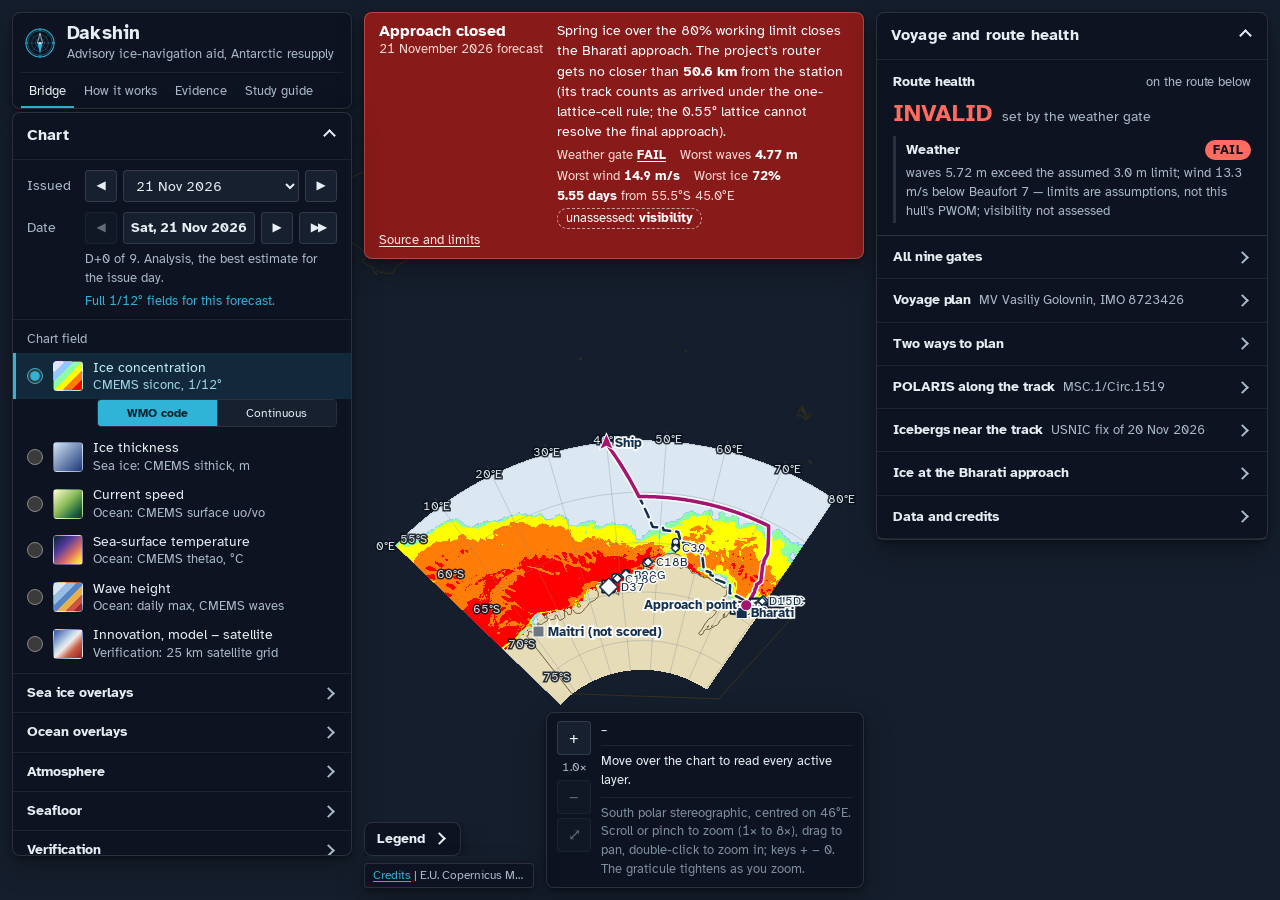
<file: index.html>
<!doctype html>
<html lang="en">
<head>
<meta charset="utf-8">
<meta name="viewport" content="width=device-width, initial-scale=1">
<title>Bridge · Dakshin</title>
<meta name="description" content="Decision support for ships resupplying India's Antarctic stations: real CMEMS sea-ice forecasts, forecast-aware routing, POLARIS and nine decision gates.">
<link rel="stylesheet" href="assets/css/app.css">
<link rel="icon" type="image/svg+xml" href="assets/img/mark.svg">
</head>
<body class="viewer">
<script>
  // Intro plays once: skipped for reduced motion, after the first visit, or when storage is unavailable.
  try {
    if (matchMedia("(prefers-reduced-motion: reduce)").matches || localStorage.getItem("dakshin.intro.seen")) document.documentElement.classList.add("no-intro");
    else { localStorage.setItem("dakshin.intro.seen", "1"); document.documentElement.classList.add("intro-on"); }
  } catch (e) { document.documentElement.classList.add("no-intro"); }
</script>
<div class="intro" id="intro" aria-hidden="true">
  <svg class="mark intro-mark" width="132" height="132" viewBox="0 0 64 64" aria-hidden="true"><g fill="none" stroke="#2fb3d6" stroke-linecap="round"><circle class="draw" pathLength="1" cx="32" cy="32" r="30" stroke-width="2.2"/><circle class="draw" pathLength="1" cx="32" cy="32" r="26.5" stroke-width="0.9"/><circle class="draw d2" pathLength="1" cx="32" cy="32" r="18" stroke-width="0.8" opacity="0.7"/><circle class="draw d2" pathLength="1" cx="32" cy="32" r="9.5" stroke-width="0.8" opacity="0.7"/><path class="draw d3" pathLength="1" d="M32 6.5V57.5M6.5 32H57.5M14 14L50 50M50 14L14 50" stroke-width="0.7" opacity="0.55"/><path d="M32 1.5v4M32 58.5v4M1.5 32h4M58.5 32h4" stroke-width="2"/></g><path class="needle" d="M32 55 L26.5 32 L37.5 32 Z" fill="#2fb3d6"/><path class="needle" d="M32 11 L26.5 32 L37.5 32 Z" fill="none" stroke="#e6edf3" stroke-width="1.4" stroke-linejoin="round"/><circle class="needle" cx="32" cy="32" r="2.4" fill="#e6edf3"/></svg>
  <p class="intro-title">DAKSHIN — Antarctic navigation decision support</p>
</div>
<a class="skip" href="#leftpanel">Skip to chart controls</a>
<div class="map" id="chartwrap" role="application" aria-label="Chart. Scroll or pinch to zoom, drag to pan.">
  <div class="stack" id="stack">
    <canvas id="base" aria-hidden="true"></canvas>
    <canvas id="overlay" class="overlay" role="img" aria-label="Chart of the forecast field with the planned route"></canvas>
  </div>
</div>

<header class="brandbar">
  <a class="brand" href="index.html">
    <svg class="mark " width="30" height="30" viewBox="0 0 64 64" aria-hidden="true"><g fill="none" stroke="#2fb3d6" stroke-linecap="round"><circle class="draw" pathLength="1" cx="32" cy="32" r="30" stroke-width="2.2"/><circle class="draw" pathLength="1" cx="32" cy="32" r="26.5" stroke-width="0.9"/><circle class="draw d2" pathLength="1" cx="32" cy="32" r="18" stroke-width="0.8" opacity="0.7"/><circle class="draw d2" pathLength="1" cx="32" cy="32" r="9.5" stroke-width="0.8" opacity="0.7"/><path class="draw d3" pathLength="1" d="M32 6.5V57.5M6.5 32H57.5M14 14L50 50M50 14L14 50" stroke-width="0.7" opacity="0.55"/><path d="M32 1.5v4M32 58.5v4M1.5 32h4M58.5 32h4" stroke-width="2"/></g><path class="needle" d="M32 55 L26.5 32 L37.5 32 Z" fill="#2fb3d6"/><path class="needle" d="M32 11 L26.5 32 L37.5 32 Z" fill="none" stroke="#e6edf3" stroke-width="1.4" stroke-linejoin="round"/><circle class="needle" cx="32" cy="32" r="2.4" fill="#e6edf3"/></svg>
    <span><span class="brand-name">Dakshin</span><span class="brand-sub">Advisory ice-navigation aid, Antarctic resupply</span></span>
  </a>
  <nav class="tabs" aria-label="Pages">
    <a href="index.html" aria-current="page">Bridge</a>
    <a href="pipeline.html">How it works</a>
    <a href="evidence.html">Evidence</a>
    <a href="https://github.com/jiteeshghodke456-del/antarticaprojectMoes/blob/main/docs/PROJECT_EXPLAINER.md">Study guide</a>
  </nav>
</header>

<section class="ribbon" id="finding" aria-label="Route finding on the latest forecast" hidden></section>

<aside class="panel left" id="leftpanel" aria-label="Chart controls">
  <div class="panel-head">
    <h2>Chart</h2>
    <button class="collapse" aria-expanded="true" aria-controls="leftbody" data-panel="left"><span class="visually-hidden">Collapse chart controls</span></button>
  </div>
  <div class="panel-body" id="leftbody">
    <div class="stepper">
      <label for="cycle">Issued</label>
      <button class="iconbtn" id="cyclePrev" aria-label="Earlier forecast">◀</button>
      <select id="cycle"></select>
      <button class="iconbtn" id="cycleNext" aria-label="Later forecast">▶</button>
    </div>
    <div class="stepper day">
      <span class="lbl" id="leadLbl">Date</span>
      <button class="iconbtn" id="leadPrev" aria-label="Previous forecast day">◀</button>
      <output id="leadLabel" aria-labelledby="leadLbl" aria-live="polite"></output>
      <button class="iconbtn" id="leadNext" aria-label="Next forecast day">▶</button>
      <button class="iconbtn play" id="play" aria-pressed="false" aria-label="Play the forecast days">▶︎▶︎</button>
    </div>
    <p class="leadsub" id="leadSub"></p>
    <p class="resnote" id="resnote"></p>

    <fieldset class="rows">
      <legend>Chart field</legend>
      <label class="row"><input type="radio" name="field" value="sic" checked><i class="thumb t-sic" aria-hidden="true"></i><span class="txt">Ice concentration<small id="sub-sic">CMEMS, 1/12°</small><span class="hint" id="hint-sic"></span></span></label>
      <div class="subctl seg" role="group" aria-label="Concentration colours"><button data-sicmode="wmo" aria-pressed="true">WMO code</button><button data-sicmode="cont" aria-pressed="false">Continuous</button></div>
      <label class="row"><input type="radio" name="field" value="thk"><i class="thumb t-thk" aria-hidden="true"></i><span class="txt">Ice thickness<small>Sea ice: CMEMS sithick, m</small><span class="hint" id="hint-thk"></span></span></label>
      <label class="row"><input type="radio" name="field" value="cur"><i class="thumb t-cur" aria-hidden="true"></i><span class="txt">Current speed<small id="sub-cur">Ocean: CMEMS surface uo/vo</small><span class="hint" id="hint-cur"></span></span></label>
      <label class="row"><input type="radio" name="field" value="sst"><i class="thumb t-sst" aria-hidden="true"></i><span class="txt">Sea-surface temperature<small>Ocean: CMEMS thetao, °C</small><span class="hint" id="hint-sst"></span></span></label>
      <label class="row"><input type="radio" name="field" value="wav"><i class="thumb t-wav" aria-hidden="true"></i><span class="txt">Wave height<small>Ocean: daily max, CMEMS waves</small><span class="hint" id="hint-wav"></span></span></label>
      <label class="row"><input type="radio" name="field" value="innov"><i class="thumb t-innov" aria-hidden="true"></i><span class="txt">Innovation, model − satellite<small>Verification: 25 km satellite grid</small></span></label>
      <div class="verifnote" id="verifnote" hidden><p id="verifwhy"></p><button class="btn" id="verifJump">Go to the latest verifiable forecast</button></div>
    </fieldset>

    <details class="disc rows" data-key="ov-ice">
      <summary>Sea ice overlays</summary>
      <label class="row"><input type="checkbox" role="switch" data-layer="idrift"><i class="thumb t-drift" aria-hidden="true"></i><span class="txt">Ice drift<small>CMEMS usi/vsi arrows</small><span class="hint" id="hint-idrift"></span></span></label>
    </details>
    <details class="disc rows" data-key="ov-ocean">
      <summary>Ocean overlays</summary>
      <label class="row"><input type="checkbox" role="switch" data-layer="currents"><i class="thumb t-stream" aria-hidden="true"></i><span class="txt">Current streaklines<small id="sub-currents">7 days of flow at 1×, shorter as you zoom</small><span class="hint" id="hint-currents"></span></span></label>
      <label class="row"><input type="checkbox" role="switch" data-layer="wavedir"><i class="thumb t-wavedir" aria-hidden="true"></i><span class="txt">Wave direction<small>At the daily peak (VMDR)</small><span class="hint" id="hint-wavedir"></span></span></label>
    </details>
    <details class="disc rows" data-key="ov-atmos">
      <summary>Atmosphere</summary>
      <label class="row"><input type="checkbox" role="switch" data-layer="wind"><i class="thumb t-wind" aria-hidden="true"></i><span class="txt">Wind barbs<small>ECMWF IFS 10 m, knots</small><span class="hint" id="hint-wind"></span></span></label>
      <div class="subctl seg" role="group" aria-label="Wind time within the day" id="windsteps"></div>
    </details>
    <details class="disc rows" data-key="ov-seafloor">
      <summary>Seafloor</summary>
      <label class="row"><input type="checkbox" role="switch" data-layer="depth"><i class="thumb t-depth" aria-hidden="true"></i><span class="txt">Bathymetry<small>IBCSO isobaths, tint, under 20 m hatch</small><span class="hint" id="hint-depth"></span></span></label>
    </details>
    <details class="disc rows" data-key="ov-verif">
      <summary>Verification</summary>
      <label class="row"><input type="checkbox" role="switch" data-layer="edges"><i class="thumb t-edges" aria-hidden="true"></i><span class="txt">Ice edge: satellite vs model<small>15% contours, NSIDC NRT vs CMEMS</small></span></label>
    </details>
    <details class="disc rows" data-key="ov-nav">
      <summary>Navigation</summary>
      <label class="row"><input type="checkbox" role="switch" data-layer="bergs"><i class="thumb t-bergs" aria-hidden="true"></i><span class="txt">Icebergs<small>USNIC fixes, forecast day-dot chains</small><small class="adv" id="bergadv"></small><span class="hint" id="hint-bergs"></span></span></label>
      <label class="row"><input type="checkbox" role="switch" data-layer="static"><i class="thumb t-static" aria-hidden="true"></i><span class="txt">Plan on today's ice<small>For comparison</small></span></label>
      <label class="row"><input type="checkbox" role="switch" data-layer="ref2019"><i class="thumb t-ref" aria-hidden="true"></i><span class="txt">PolarRoute, Dec 2019<small>Reference run</small></span></label>
      <label class="row"><input type="checkbox" role="switch" data-layer="protected"><i class="thumb t-prot" aria-hidden="true"></i><span class="txt">Protected areas<small>Antarctic Treaty register</small></span></label>
    </details>
  </div>
</aside>

<aside class="panel right" id="rightpanel" aria-label="Decision support">
  <div class="panel-head">
    <h2>Voyage and route health</h2>
    <button class="collapse" aria-expanded="true" aria-controls="rightbody" data-panel="right"><span class="visually-hidden">Collapse decision support</span></button>
  </div>
  <div class="panel-body rail" id="rightbody">
    <section class="summary" aria-label="Route health summary">
      <h3>Route health <small>on the route below</small></h3>
      <div class="health"><span class="state" id="healthState"></span><span class="small muted" id="healthWhy"></span></div>
      <div class="binding" id="binding"></div>
    </section>

    <details class="disc" data-key="gates">
      <summary><h3>All nine gates</h3></summary>
      <ol class="gates" id="gates"></ol>
    </details>

    <details class="disc" data-key="plan">
      <summary><h3>Voyage plan <small id="vesselname"></small></h3></summary>
      <div class="field"><span>Destination</span>
        <div class="seg" role="group" aria-label="Destination">
          <button data-dest="approach" aria-pressed="true">Bharati approach</button>
          <button data-dest="station" aria-pressed="false">Station edge</button>
        </div>
      </div>
      <div class="field"><span>Ship position</span>
        <div><span id="startpos"></span> <button class="btn" id="pickstart" aria-pressed="false">Move ship</button></div>
      </div>
      <div class="field"><label for="depart">Leave</label>
        <select id="depart"></select>
      </div>
      <div class="field"><span>Ice limit</span>
        <div class="rangeval"><input type="range" id="limit" min="40" max="95" step="5" value="80" aria-label="Working ice concentration limit"><b id="limitval">80%</b></div>
      </div>
      <div class="field"><span>Optimise for</span>
        <div class="seg" role="group" aria-label="Objective">
          <button data-obj="time" aria-pressed="true">Time</button>
          <button data-obj="fuel" aria-pressed="false">Fuel</button>
        </div>
      </div>
      <p class="xsmall muted" id="limitnote"></p>
    </details>

    <details class="disc" data-key="compare">
      <summary><h3>Two ways to plan</h3></summary>
      <table class="compare" id="compare"></table>
      <div id="planNote"></div>
    </details>

    <details class="disc" data-key="polaris">
      <summary><h3>POLARIS along the track <small>MSC.1/Circ.1519</small></h3></summary>
      <div class="field"><label for="stage">Ice stage</label>
        <select id="stage"><option value="">Not declared</option></select>
      </div>
      <div id="polaris"></div>
    </details>

    <details class="disc" data-key="bergs">
      <summary><h3>Icebergs near the track <small id="bergsrc"></small></h3></summary>
      <ul class="bergs" id="bergs"></ul>
    </details>

    <details class="disc" data-key="season">
      <summary><h3>Ice at the Bharati approach</h3></summary>
      <svg class="spark" id="spark" role="img" aria-label="Sea-ice concentration at the Bharati approach through the season"></svg>
      <p class="xsmall muted" id="sparknote"></p>
    </details>

    <details class="disc" data-key="credits" id="creditsbox">
      <summary><h3>Data and credits</h3></summary>
      <div class="credits" id="credits"></div>
    </details>
  </div>
</aside>

<details class="legendcards disc" data-key="legend" id="legendbox"><summary>Legend</summary><div class="cards" id="legend"></div></details>
<div class="mapctl" id="mapctl">
  <div class="zoomctl" role="group" aria-label="Zoom">
    <button class="iconbtn" id="zoomIn" aria-label="Zoom in">+</button>
    <output id="zoomLvl" aria-label="Zoom level">1.0×</output>
    <button class="iconbtn" id="zoomOut" aria-label="Zoom out" disabled>−</button>
    <button class="iconbtn" id="zoomReset" aria-label="Reset view to fit" title="Reset view" disabled>⤢</button>
  </div>
  <div class="mapinfo">
    <div class="coordbar" id="coordbar" aria-live="off">–</div>
    <div class="readout" id="readout" aria-live="off">Move over the chart to read every active layer.</div>
    <div class="scalenote" id="scalenote"></div>
  </div>
</div>
<div class="attribution" id="attribution"></div>

<script type="module" src="assets/js/bridge.js"></script>
</body>
</html>
</file>
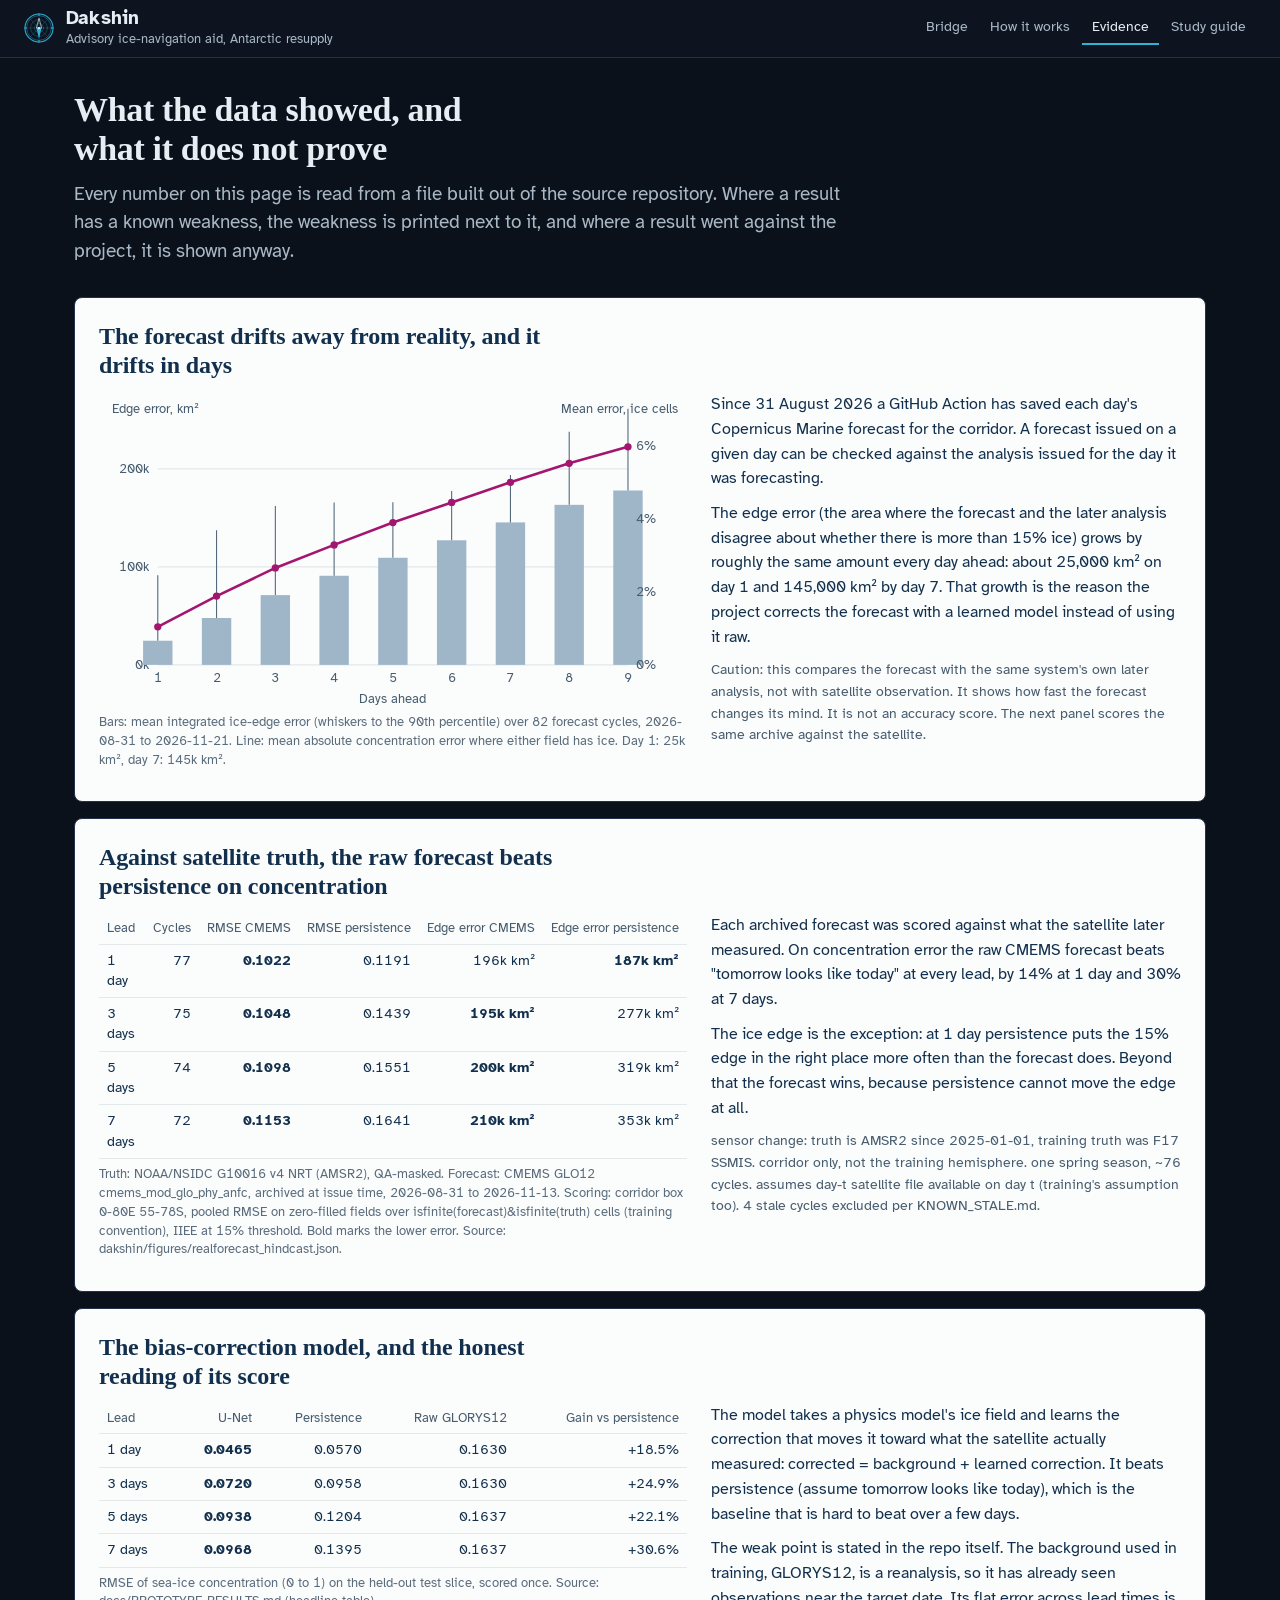
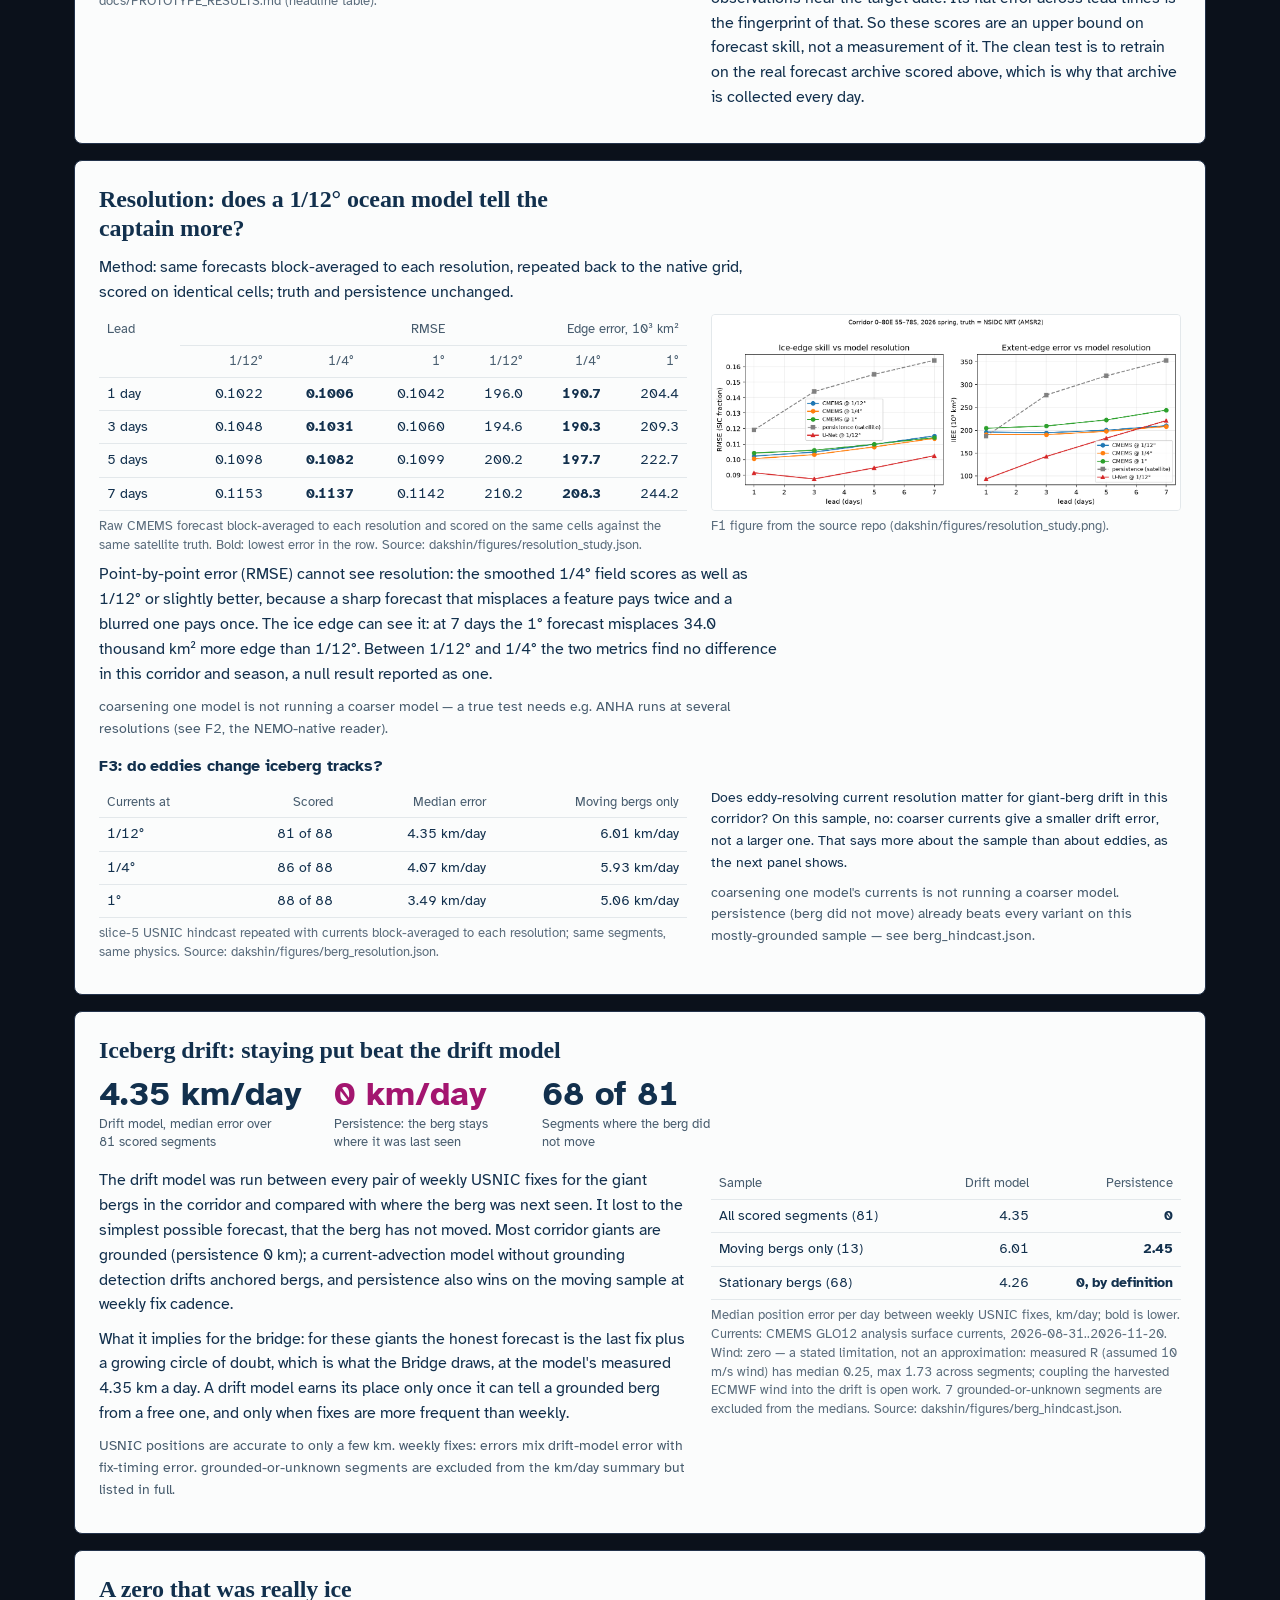
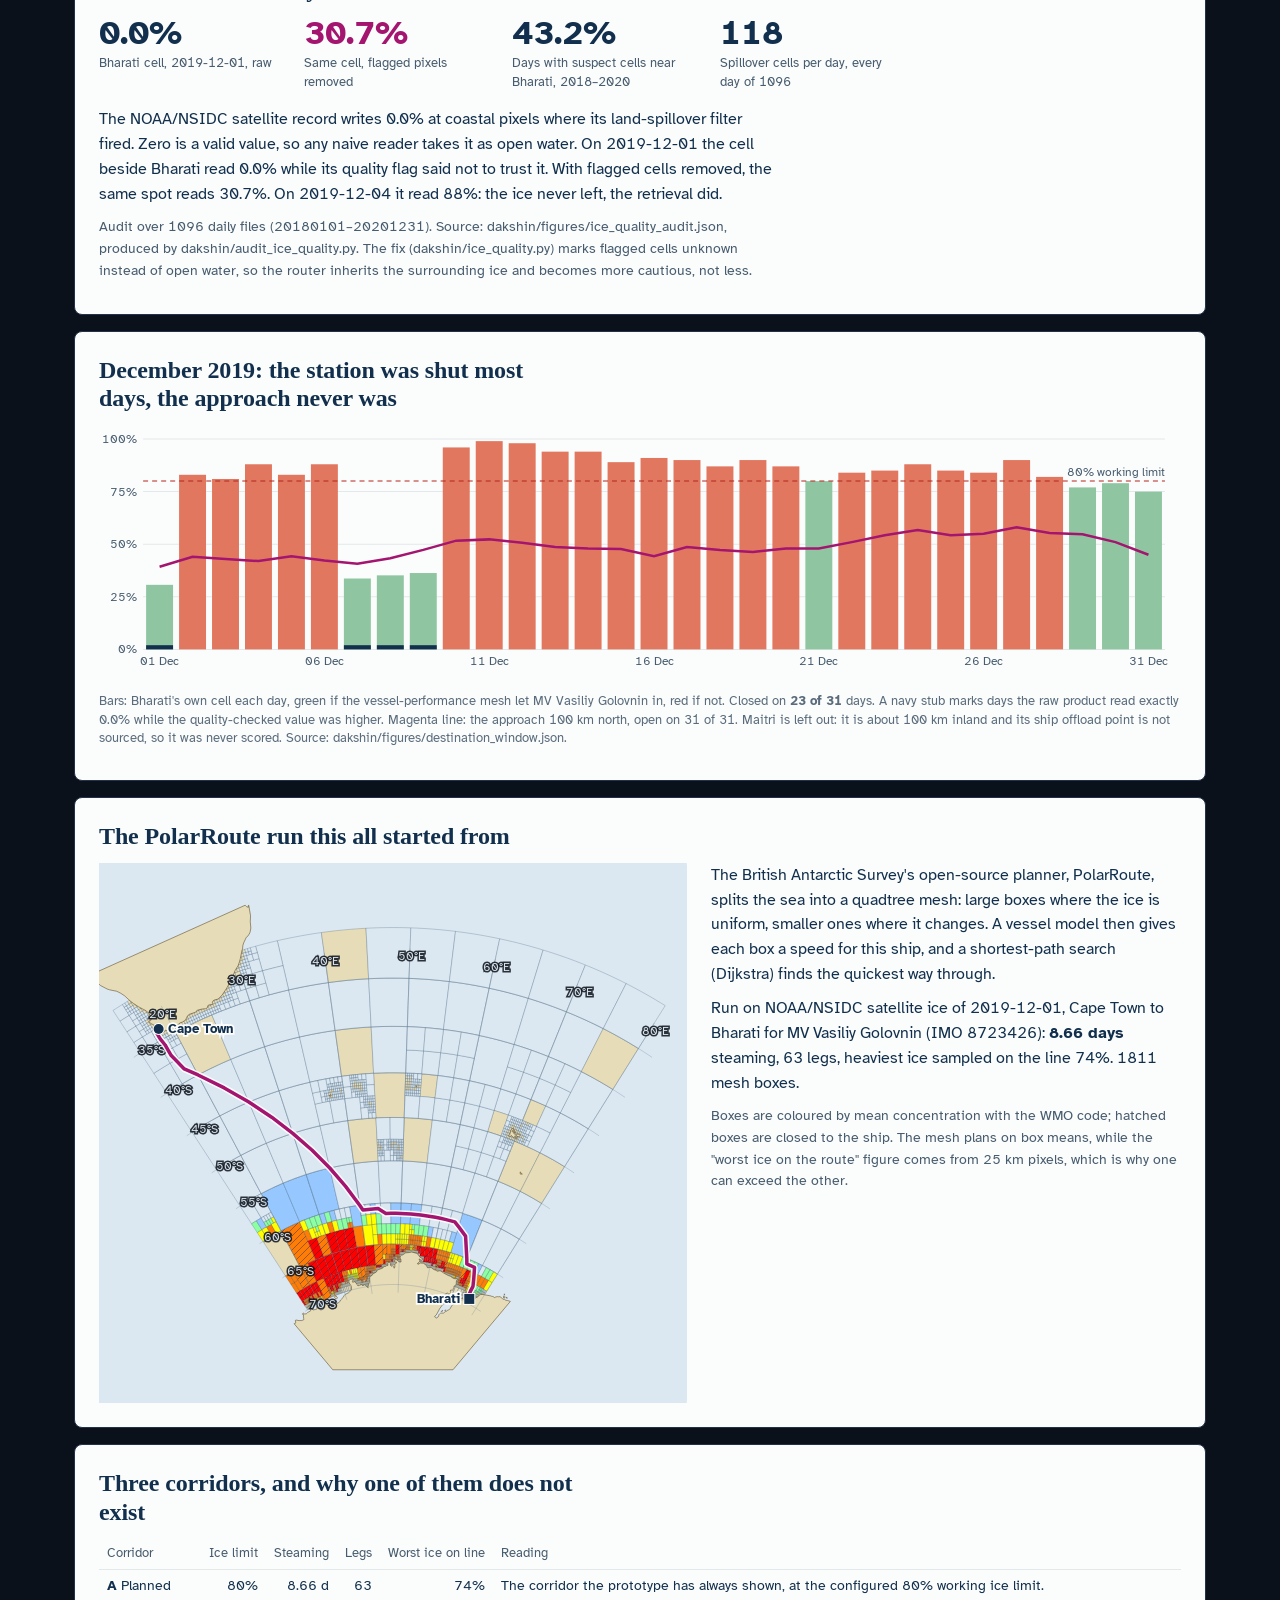
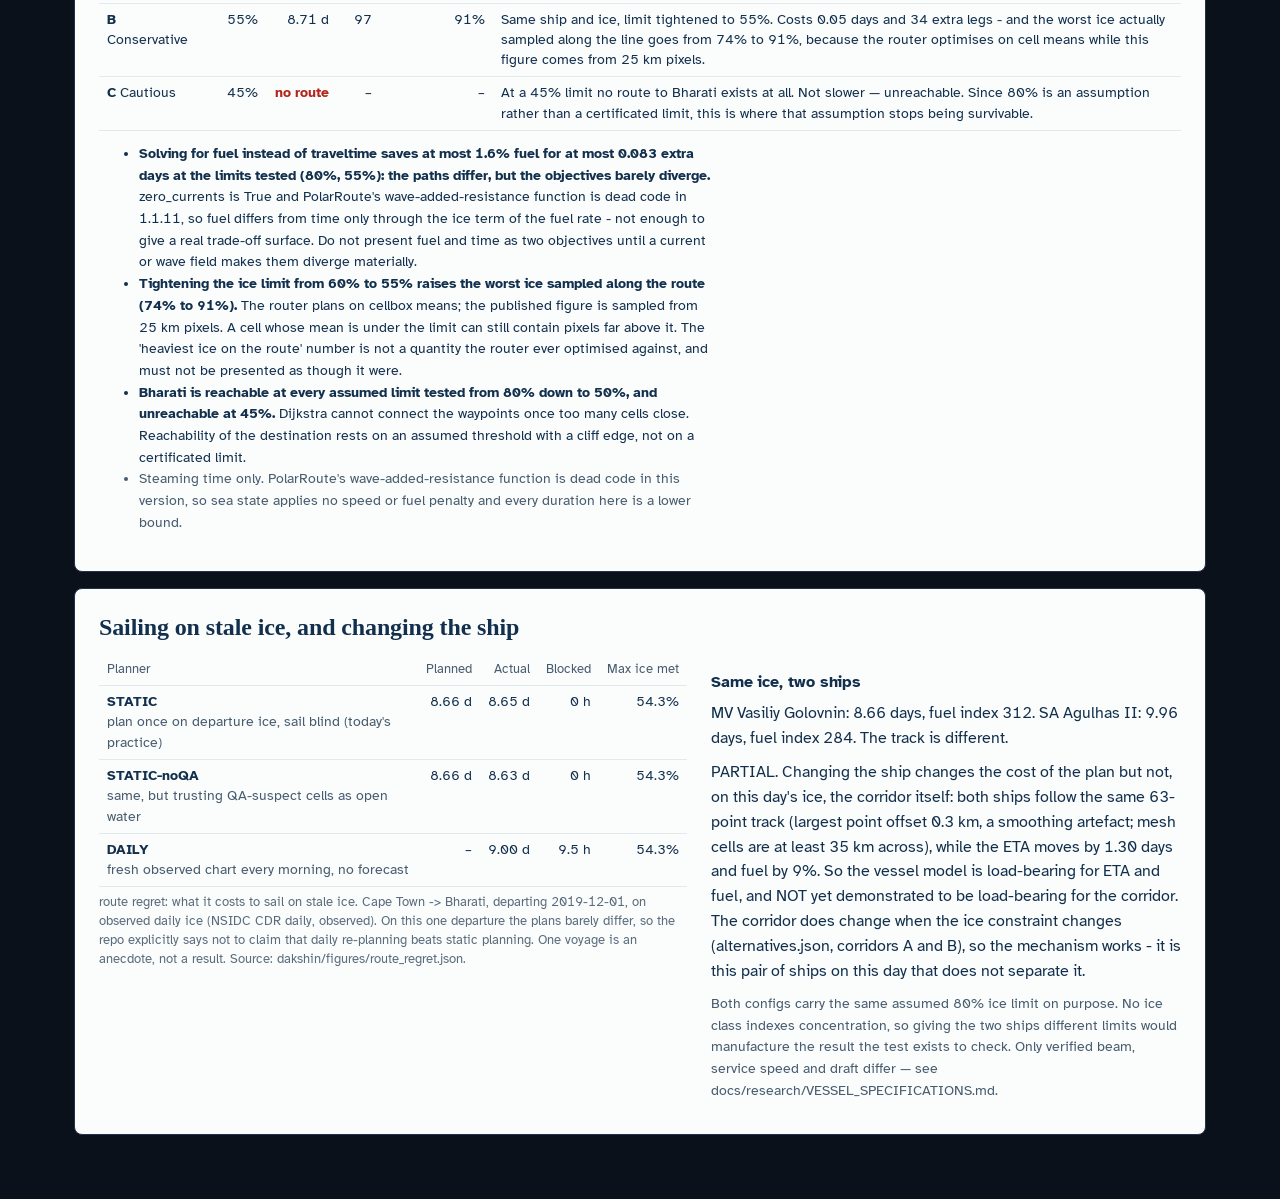
<file: evidence.html>
<!doctype html>
<html lang="en">
<head>
<meta charset="utf-8">
<meta name="viewport" content="width=device-width, initial-scale=1">
<title>Evidence · Dakshin</title>
<link rel="stylesheet" href="assets/css/app.css">
<link rel="icon" type="image/svg+xml" href="assets/img/mark.svg">
</head>
<body>
<header class="top">
  <a class="brand" href="index.html">
    <svg class="mark " width="30" height="30" viewBox="0 0 64 64" aria-hidden="true"><g fill="none" stroke="#2fb3d6" stroke-linecap="round"><circle class="draw" pathLength="1" cx="32" cy="32" r="30" stroke-width="2.2"/><circle class="draw" pathLength="1" cx="32" cy="32" r="26.5" stroke-width="0.9"/><circle class="draw d2" pathLength="1" cx="32" cy="32" r="18" stroke-width="0.8" opacity="0.7"/><circle class="draw d2" pathLength="1" cx="32" cy="32" r="9.5" stroke-width="0.8" opacity="0.7"/><path class="draw d3" pathLength="1" d="M32 6.5V57.5M6.5 32H57.5M14 14L50 50M50 14L14 50" stroke-width="0.7" opacity="0.55"/><path d="M32 1.5v4M32 58.5v4M1.5 32h4M58.5 32h4" stroke-width="2"/></g><path class="needle" d="M32 55 L26.5 32 L37.5 32 Z" fill="#2fb3d6"/><path class="needle" d="M32 11 L26.5 32 L37.5 32 Z" fill="none" stroke="#e6edf3" stroke-width="1.4" stroke-linejoin="round"/><circle class="needle" cx="32" cy="32" r="2.4" fill="#e6edf3"/></svg>
    <span><span class="brand-name">Dakshin</span><span class="brand-sub">Advisory ice-navigation aid, Antarctic resupply</span></span>
  </a>
  <nav class="tabs" aria-label="Pages">
    <a href="index.html">Bridge</a>
    <a href="pipeline.html">How it works</a>
    <a href="evidence.html" aria-current="page">Evidence</a>
    <a href="https://github.com/jiteeshghodke456-del/antarticaprojectMoes/blob/main/docs/PROJECT_EXPLAINER.md">Study guide</a>
  </nav>
</header>

<main class="page">
  <h1>What the data showed, and what it does not prove</h1>
  <p class="lede">Every number on this page is read from a file built out of the source repository. Where a result has a known weakness, the weakness is printed next to it, and where a result went against the project, it is shown anyway.</p>

  <section class="block">
    <h2>The forecast drifts away from reality, and it drifts in days</h2>
    <div class="two">
      <div>
        <svg class="chart" id="skillChart" viewBox="0 0 560 300" role="img" aria-label="Forecast error by lead time"></svg>
        <p class="figcap" id="skillCap"></p>
      </div>
      <div class="prose">
        <p>Since 31 August 2026 a GitHub Action has saved each day's Copernicus Marine forecast for the corridor. A forecast issued on a given day can be checked against the analysis issued for the day it was forecasting.</p>
        <p id="driftText"></p>
        <p class="small muted">Caution: this compares the forecast with the same system's own later analysis, not with satellite observation. It shows how fast the forecast changes its mind. It is not an accuracy score. The next panel scores the same archive against the satellite.</p>
      </div>
    </div>
  </section>

  <section class="block">
    <h2>Against satellite truth, the raw forecast beats persistence on concentration</h2>
    <div class="two">
      <div>
        <div class="tablewrap"><table class="data" id="truthTable"></table></div>
        <p class="figcap" id="truthCap"></p>
      </div>
      <div class="prose" id="truthText"></div>
    </div>
  </section>

  <section class="block">
    <h2>The bias-correction model, and the honest reading of its score</h2>
    <div class="two">
      <div>
        <div class="tablewrap"><table class="data" id="unetTable"></table></div>
        <p class="figcap" id="unetCap"></p>
      </div>
      <div class="prose">
        <p>The model takes a physics model's ice field and learns the correction that moves it toward what the satellite actually measured: corrected = background + learned correction. It beats persistence (assume tomorrow looks like today), which is the baseline that is hard to beat over a few days.</p>
        <p>The weak point is stated in the repo itself. The background used in training, GLORYS12, is a reanalysis, so it has already seen observations near the target date. Its flat error across lead times is the fingerprint of that. So these scores are an upper bound on forecast skill, not a measurement of it. The clean test is to retrain on the real forecast archive scored above, which is why that archive is collected every day.</p>
      </div>
    </div>
  </section>

  <section class="block" id="resolution">
    <h2>Resolution: does a 1/12° ocean model tell the captain more?</h2>
    <p class="prose" id="resQuestion"></p>
    <div class="two">
      <div>
        <div class="tablewrap"><table class="data" id="resTable"></table></div>
        <p class="figcap" id="resCap"></p>
      </div>
      <div>
        <img class="figimg" src="assets/img/resolution_study.png" width="1484" height="619" alt="Two line charts by lead time, 1 to 7 days. Left: RMSE of the CMEMS forecast at 1/12, 1/4 and 1 degree, all well below persistence. Right: ice-edge error, where the 1 degree forecast is clearly worse than 1/12 and 1/4, which are close together.">
        <p class="figcap">F1 figure from the source repo (dakshin/figures/resolution_study.png).</p>
      </div>
    </div>
    <div class="prose" id="resText"></div>
    <h3>F3: do eddies change iceberg tracks?</h3>
    <div class="two">
      <div><div class="tablewrap"><table class="data" id="bergResTable"></table></div><p class="figcap" id="bergResCap"></p></div>
      <div class="prose small" id="bergResText"></div>
    </div>
  </section>

  <section class="block" id="bergs">
    <h2>Iceberg drift: staying put beat the drift model</h2>
    <div class="pair" id="bergNums"></div>
    <div class="two">
      <div class="prose" id="bergText"></div>
      <div><div class="tablewrap"><table class="data" id="bergTable"></table></div><p class="figcap" id="bergCap"></p></div>
    </div>
  </section>

  <section class="block">
    <h2>A zero that was really ice</h2>
    <div class="pair" id="qaNums"></div>
    <div class="prose">
      <p id="qaText"></p>
      <p class="small muted" id="qaAudit"></p>
    </div>
  </section>

  <section class="block">
    <h2>December 2019: the station was shut most days, the approach never was</h2>
    <svg class="chart" id="windowChart" viewBox="0 0 1080 260" role="img" aria-label="Daily ice concentration at Bharati and its approach, December 2019"></svg>
    <p class="figcap" id="windowCap"></p>
  </section>

  <section class="block">
    <h2>The PolarRoute run this all started from</h2>
    <div class="two">
      <div class="figure"><canvas id="meshMap" style="height:540px"></canvas></div>
      <div class="prose">
        <p>The British Antarctic Survey's open-source planner, PolarRoute, splits the sea into a quadtree mesh: large boxes where the ice is uniform, smaller ones where it changes. A vessel model then gives each box a speed for this ship, and a shortest-path search (Dijkstra) finds the quickest way through.</p>
        <p id="routeStats"></p>
        <p class="small muted">Boxes are coloured by mean concentration with the WMO code; hatched boxes are closed to the ship. The mesh plans on box means, while the "worst ice on the route" figure comes from 25 km pixels, which is why one can exceed the other.</p>
      </div>
    </div>
  </section>

  <section class="block">
    <h2>Three corridors, and why one of them does not exist</h2>
    <div class="tablewrap"><table class="data" id="altTable"></table></div>
    <ul class="prose small" id="altFindings" style="margin-top:12px"></ul>
  </section>

  <section class="block">
    <h2>Sailing on stale ice, and changing the ship</h2>
    <div class="two">
      <div>
        <div class="tablewrap"><table class="data" id="regretTable"></table></div>
        <p class="figcap" id="regretCap"></p>
      </div>
      <div class="prose" id="vesselText"></div>
    </div>
  </section>
</main>
<script type="module" src="assets/js/evidence.js"></script>
</body>
</html>
</file>
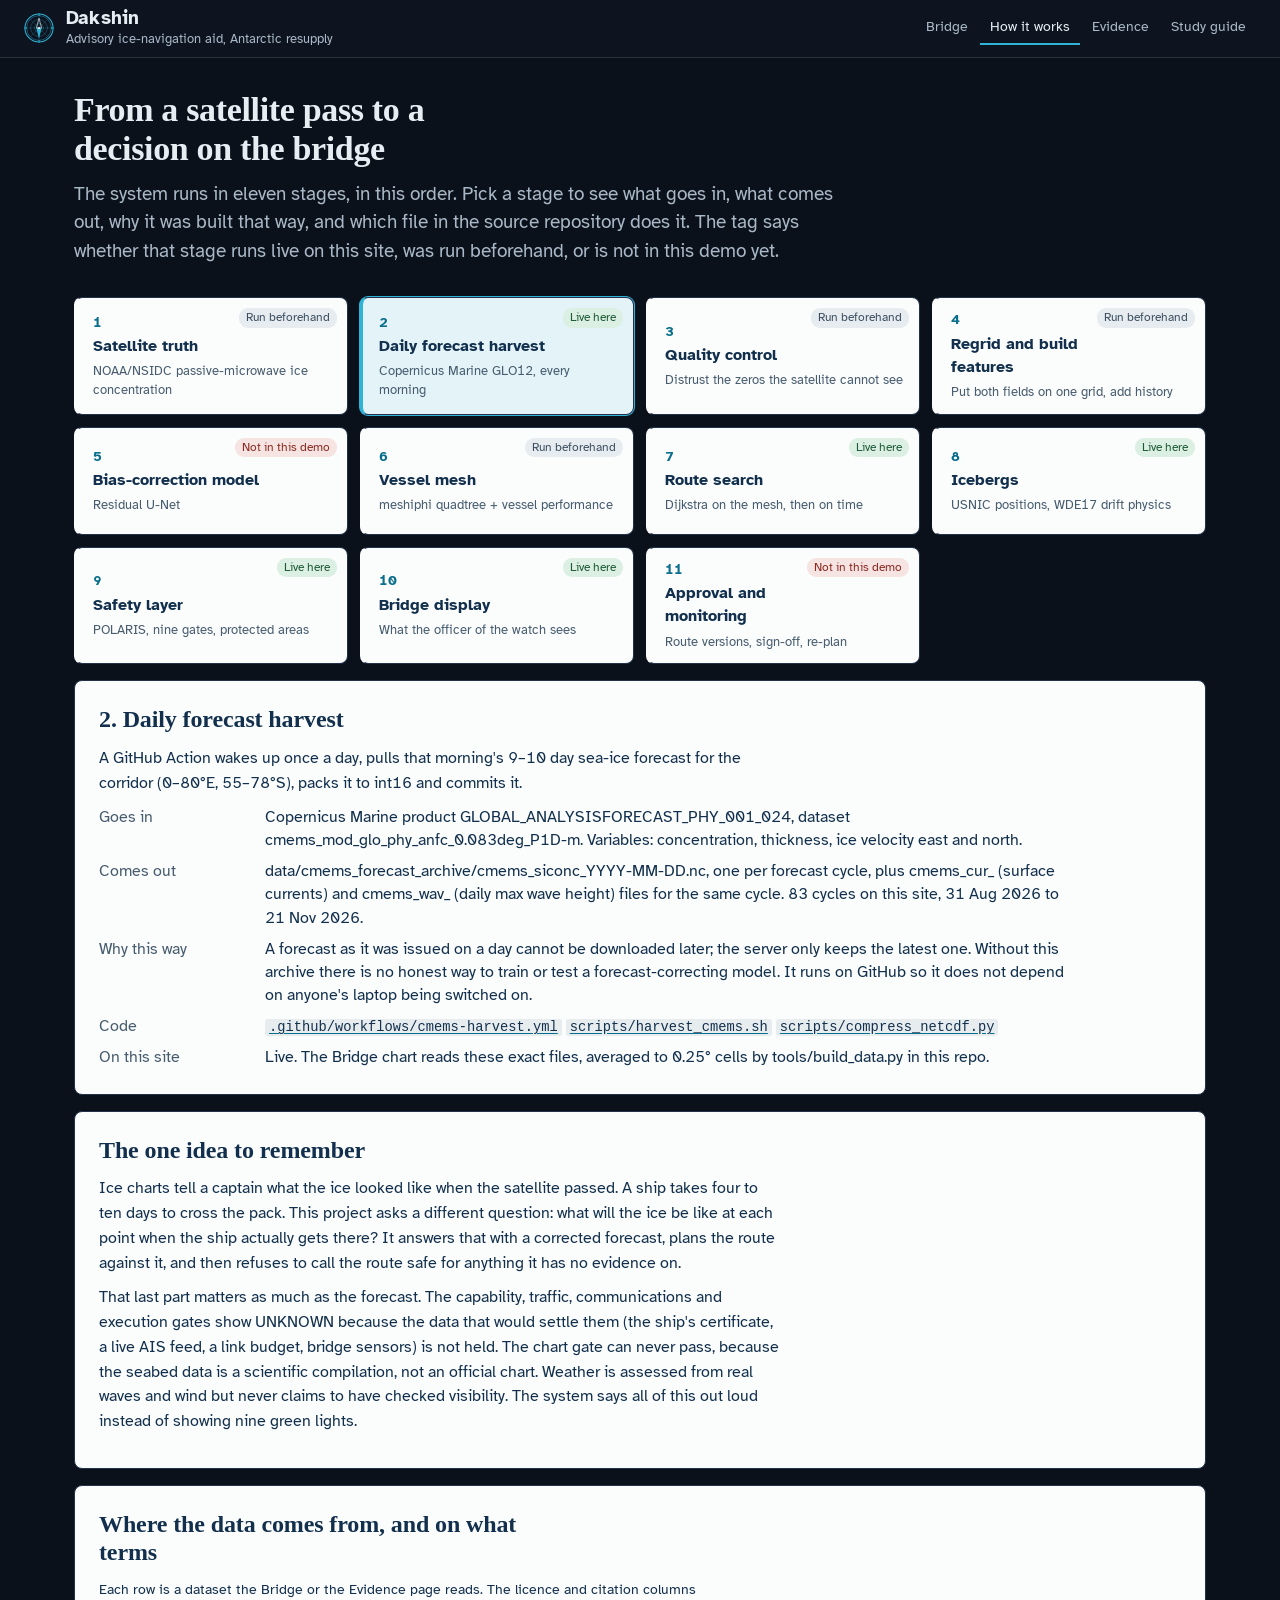
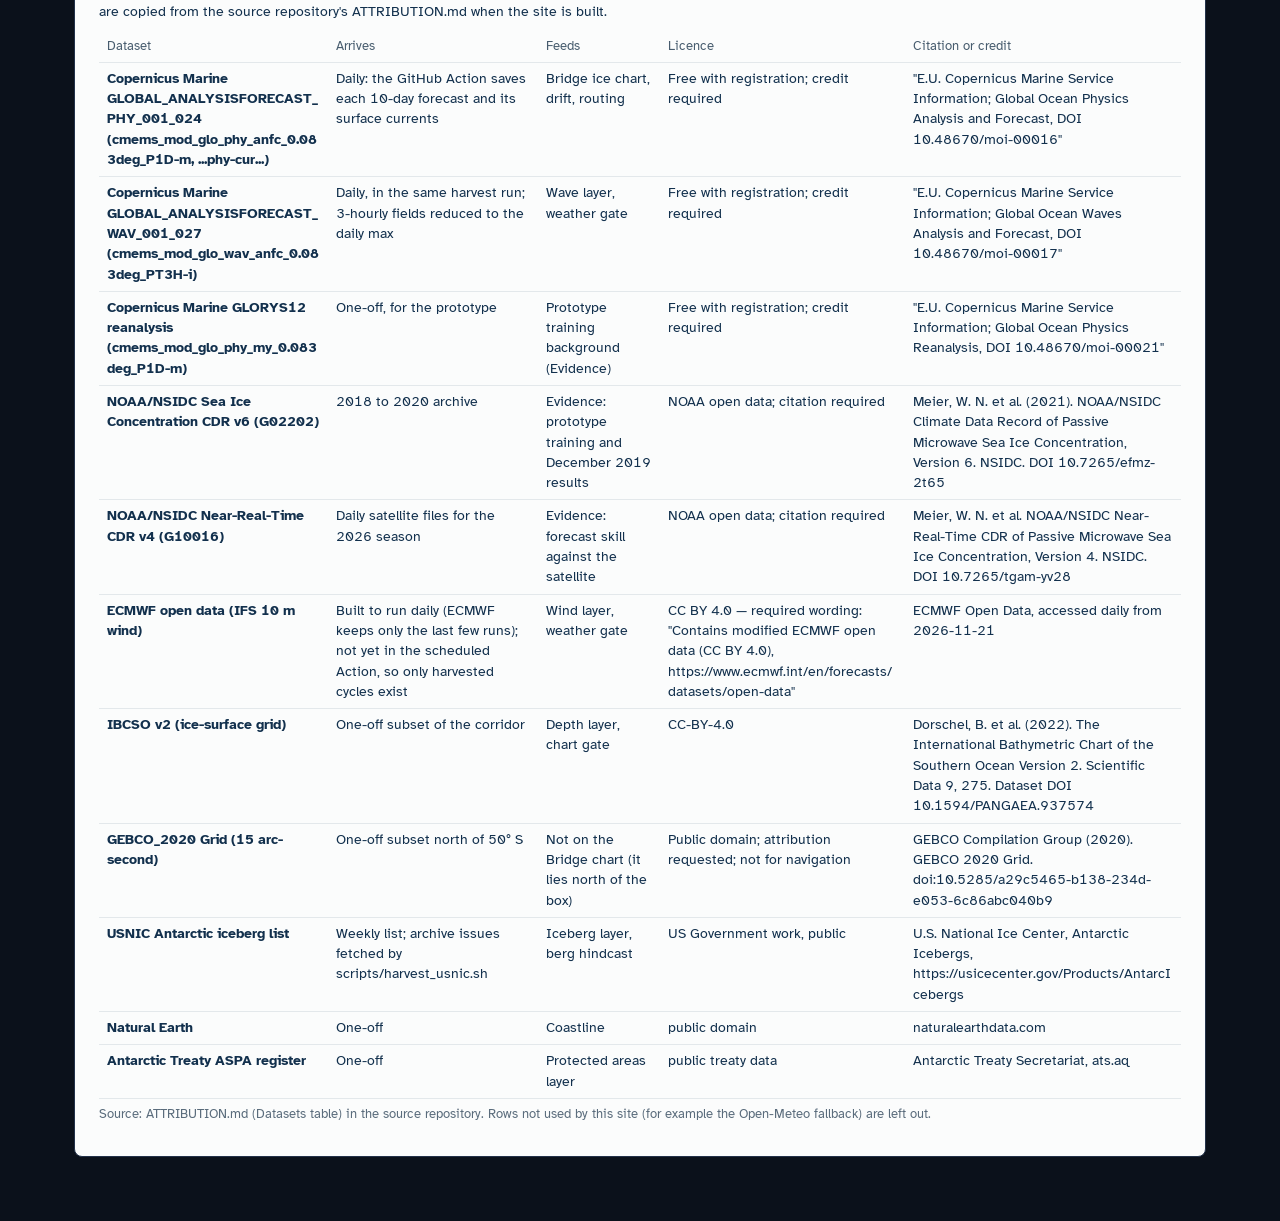
<file: pipeline.html>
<!doctype html>
<html lang="en">
<head>
<meta charset="utf-8">
<meta name="viewport" content="width=device-width, initial-scale=1">
<title>How it works · Dakshin</title>
<link rel="stylesheet" href="assets/css/app.css">
<link rel="icon" type="image/svg+xml" href="assets/img/mark.svg">
</head>
<body>
<header class="top">
  <a class="brand" href="index.html">
    <svg class="mark " width="30" height="30" viewBox="0 0 64 64" aria-hidden="true"><g fill="none" stroke="#2fb3d6" stroke-linecap="round"><circle class="draw" pathLength="1" cx="32" cy="32" r="30" stroke-width="2.2"/><circle class="draw" pathLength="1" cx="32" cy="32" r="26.5" stroke-width="0.9"/><circle class="draw d2" pathLength="1" cx="32" cy="32" r="18" stroke-width="0.8" opacity="0.7"/><circle class="draw d2" pathLength="1" cx="32" cy="32" r="9.5" stroke-width="0.8" opacity="0.7"/><path class="draw d3" pathLength="1" d="M32 6.5V57.5M6.5 32H57.5M14 14L50 50M50 14L14 50" stroke-width="0.7" opacity="0.55"/><path d="M32 1.5v4M32 58.5v4M1.5 32h4M58.5 32h4" stroke-width="2"/></g><path class="needle" d="M32 55 L26.5 32 L37.5 32 Z" fill="#2fb3d6"/><path class="needle" d="M32 11 L26.5 32 L37.5 32 Z" fill="none" stroke="#e6edf3" stroke-width="1.4" stroke-linejoin="round"/><circle class="needle" cx="32" cy="32" r="2.4" fill="#e6edf3"/></svg>
    <span><span class="brand-name">Dakshin</span><span class="brand-sub">Advisory ice-navigation aid, Antarctic resupply</span></span>
  </a>
  <nav class="tabs" aria-label="Pages">
    <a href="index.html">Bridge</a>
    <a href="pipeline.html" aria-current="page">How it works</a>
    <a href="evidence.html">Evidence</a>
    <a href="https://github.com/jiteeshghodke456-del/antarticaprojectMoes/blob/main/docs/PROJECT_EXPLAINER.md">Study guide</a>
  </nav>
</header>

<main class="page">
  <h1>From a satellite pass to a decision on the bridge</h1>
  <p class="lede">The system runs in eleven stages, in this order. Pick a stage to see what goes in, what comes out, why it was built that way, and which file in the source repository does it. The tag says whether that stage runs live on this site, was run beforehand, or is not in this demo yet.</p>

  <div class="flow" id="flow" role="group" aria-label="Pipeline stages"></div>

  <section class="block detail" id="detail" aria-live="polite"></section>

  <section class="block">
    <h2>The one idea to remember</h2>
    <div class="prose">
      <p>Ice charts tell a captain what the ice looked like when the satellite passed. A ship takes four to ten days to cross the pack. This project asks a different question: what will the ice be like at each point when the ship actually gets there? It answers that with a corrected forecast, plans the route against it, and then refuses to call the route safe for anything it has no evidence on.</p>
      <p>That last part matters as much as the forecast. The capability, traffic, communications and execution gates show UNKNOWN because the data that would settle them (the ship's certificate, a live AIS feed, a link budget, bridge sensors) is not held. The chart gate can never pass, because the seabed data is a scientific compilation, not an official chart. Weather is assessed from real waves and wind but never claims to have checked visibility. The system says all of this out loud instead of showing nine green lights.</p>
    </div>
  </section>

  <section class="block">
    <h2>Where the data comes from, and on what terms</h2>
    <p class="prose small">Each row is a dataset the Bridge or the Evidence page reads. The licence and citation columns are copied from the source repository's ATTRIBUTION.md when the site is built.</p>
    <div class="tablewrap"><table class="data sources" id="sources"></table></div>
    <p class="figcap" id="sourcesCap"></p>
  </section>
</main>

<script type="module">
const REPO = "https://github.com/jiteeshghodke456-del/dakshin/blob/main/";
const STAGES = [
  { t: "Satellite truth", s: "NOAA/NSIDC passive-microwave ice concentration", tag: "pre",
    what: "Downloads the daily sea-ice concentration record measured by satellite microwave radiometers. This is the ground truth the model learns to match and is scored against.",
    input: "NOAA/NSIDC Sea Ice Concentration CDR, G02202 version 6. 25 km polar stereographic grid, {NSIDC_GRID} cells. No login needed.",
    output: "Daily NetCDF files for 2018–2020 ({NSIDC_FILES} files, zero failed), each with a concentration, a quality flag and a per-pixel standard deviation.",
    why: "Passive microwave sees through cloud and polar night, which optical satellites cannot. The CDR is a long, consistent climate record, so a model trained on it is trained on one instrument family, not a patchwork.",
    files: ["dakshin/download_nsidc.py"],
    here: "Not downloaded by this site. Its results appear on the Evidence page." },
  { t: "Daily forecast harvest", s: "Copernicus Marine GLO12, every morning", tag: "live",
    what: "A GitHub Action wakes up once a day, pulls that morning's 9–10 day sea-ice forecast for the corridor (0–80°E, 55–78°S), packs it to int16 and commits it.",
    input: "Copernicus Marine product GLOBAL_ANALYSISFORECAST_PHY_001_024, dataset cmems_mod_glo_phy_anfc_0.083deg_P1D-m. Variables: concentration, thickness, ice velocity east and north.",
    output: "data/cmems_forecast_archive/cmems_siconc_YYYY-MM-DD.nc, one per forecast cycle, plus cmems_cur_ (surface currents) and cmems_wav_ (daily max wave height) files for the same cycle. {CYCLES}",
    why: "A forecast as it was issued on a day cannot be downloaded later; the server only keeps the latest one. Without this archive there is no honest way to train or test a forecast-correcting model. It runs on GitHub so it does not depend on anyone's laptop being switched on.",
    files: [".github/workflows/cmems-harvest.yml", "scripts/harvest_cmems.sh", "scripts/compress_netcdf.py"],
    here: "Live. The Bridge chart reads these exact files, averaged to 0.25° cells by tools/build_data.py in this repo." },
  { t: "Quality control", s: "Distrust the zeros the satellite cannot see", tag: "pre",
    what: "Reads the quality flag that ships with every satellite file and marks cells where the land-spillover filter fired, or where there was no input, as unknown instead of 0% ice. A second check flags exact zeros sitting next to heavy ice, which is physically implausible.",
    input: "Satellite concentration plus its QA flag bits (land spillover = 4, no input = 8).",
    output: "A concentration field with untrustworthy cells set to NaN, plus a mask of what was removed.",
    why: "Near the coast, a 25 km sensor footprint overlaps land, and the product writes 0.0%, a valid number, when it suppresses those pixels. An unguarded router reads that as open water at the station approach. Unknown is safer than a confident zero, because the router then inherits the ice around it.",
    files: ["dakshin/ice_quality.py", "dakshin/audit_ice_quality.py"],
    here: "Run beforehand on the 2018–2020 record. The finding is on the Evidence page." },
  { t: "Regrid and build features", s: "Put both fields on one grid, add history", tag: "pre",
    what: "Area-averages the 9 km physics-model field onto the 25 km satellite grid, then stacks 12 input channels for each day: the background, the last seven days of observed ice, the most recent model error (the innovation), the season and a land mask.",
    input: "GLORYS12 reanalysis concentration and the QC'd satellite record.",
    output: "Yearly .npz files of aligned background, truth and valid-mask arrays, plus a manifest of where each came from.",
    why: "The truth grid is never resampled, because resampling the field you score against creates fake ice-edge errors. Area-averaging keeps ice area; bilinear sampling would throw most source cells away. The innovation channel tells the network how wrong the model was most recently at this exact spot.",
    files: ["dakshin/grid.py", "dakshin/features.py", "dakshin/build_dataset.py"],
    here: "Run beforehand on Kaggle." },
  { t: "Bias-correction model", s: "Residual U-Net", tag: "off",
    what: "A small convolutional network ({UNET_PARAMS} parameters) predicts the correction to add to the physics model's ice field, not the field itself. Corrected ice = background + predicted correction, clipped to 0–1.",
    input: "The 12-channel stack for a given start day and lead time.",
    output: "A corrected concentration map for 1, 3, 5 or 7 days ahead.",
    why: "Predicting the residual means an untrained or unsure model falls back to the physics forecast instead of to nonsense. A U-Net keeps fine spatial detail through skip connections, which matters at the ice edge. It is cheap enough to train on a free Kaggle T4 GPU. Its score is an upper bound for now, because the training background was a reanalysis.",
    files: ["models/sic_correction/unet.py", "dakshin/kaggle/isih_train.ipynb", "dakshin/mlflow_backfill.py", "docs/ML_ARCHITECTURE.md"],
    here: "Not on this site: the trained weights live on Kaggle, not in the repo. The Bridge uses the raw CMEMS forecast and says so." },
  { t: "Vessel mesh", s: "meshiphi quadtree + vessel performance", tag: "pre",
    what: "Splits the corridor into boxes, finer where the ice changes, and applies a vessel performance model so each box gets a speed and a fuel cost for this particular ship, or is closed to it.",
    input: "Concentration, literature values for thickness and density, and the vessel's beam, service speed and working ice limit.",
    output: "A JSON mesh of cellboxes with speed, fuel and an inaccessible flag.",
    why: "A mesh is far smaller than a raw grid, so routing is fast, and it is the input format PolarRoute expects. The ship's verified figures (16.4 kn, 22.4 m beam) are used; the force limit is borrowed from another ship and is labelled uncalibrated.",
    files: ["dakshin/ice_meshes.py", "dakshin/make_route_figure.py"],
    here: "Run beforehand for December 2019. Shown on the Evidence page." },
  { t: "Route search", s: "Dijkstra on the mesh, then on time", tag: "live",
    what: "PolarRoute runs a shortest-path search over the mesh. The project's own router adds time: the cost of entering a cell uses the forecast ice for the hour the ship will be there, not the ice on the day it leaves.",
    input: "A start, a destination, a working ice limit and either the mesh or the day-by-day forecast.",
    output: "A track with arrival times, distance, fuel index, worst ice met and any stretch over the limit.",
    why: "PolarRoute is a peer-reviewed, open-source planner from the British Antarctic Survey, used for RRS Sir David Attenborough. It has no time dimension, so it plans on one snapshot of ice. The time-aware search closes that gap, and comparing the two is the core result.",
    files: ["dakshin/sim/router.py", "dakshin/alternatives.py", "dakshin/route_regret.py", "dakshin/destination_window.py"],
    here: "Live. The Bridge runs the time-aware router in your browser, ported from dakshin/sim/router.py. In the source repo that router runs on a synthetic world; here it runs on the real CMEMS forecast archive, and is compared with a plan made on departure-day ice." },
  { t: "Icebergs", s: "USNIC positions, WDE17 drift physics", tag: "live",
    what: "Loads the US National Ice Center list of named Antarctic icebergs and measures how close each comes to the planned track. The drift model (Wagner, Dell and Eisenman, 2017) was run against the weekly USNIC fixes with real CMEMS surface currents, and lost to persistence: most corridor giants are grounded.",
    input: "USNIC Antarctic iceberg CSV (weekly, free, no login) and CMEMS surface-current analyses.",
    output: "Berg positions, sizes, distance to the track, and a position-uncertainty radius that grows at the hindcast's measured error rate.",
    why: "USNIC only tracks giant bergs (about 10 nm and up). For those, the drift equation reduces to moving with the surface current, so forecast quality depends on the current field, not on drag coefficients. Small bergs and growlers, the ones that hole hulls, are in no satellite product at all; the system says so.",
    files: ["models/iceberg/catalogue.py", "models/iceberg/drift.py", "scripts/berg_hindcast.py", "scripts/berg_resolution.py"],
    here: "{BERGS}" },
  { t: "Safety layer", s: "POLARIS, nine gates, protected areas", tag: "live",
    what: "Scores the track with the IMO POLARIS risk index, runs nine decision gates (capability, chart, ice, weather, traffic, logistics, communications, contingency, execution) and turns them into one route health state.",
    input: "The track and the ice met along it, the declared ice stage, CMEMS waves, ECMWF wind and IBCSO depth along the track, and whatever evidence exists for the other gates.",
    output: "A POLARIS band along the track, a state for each gate with its reason, and route health with the gate that set it.",
    why: "Health is the worst gate, never a weighted score, so the reason travels with the verdict. A gate with no evidence shows UNKNOWN and caps health at DEGRADED: missing data is a reason for less confidence, never silence. POLARIS is shown as a band because this ship's ice class has no row in the IMO table.",
    files: ["dakshin/polaris.py", "dakshin/gates.py", "dakshin/decision.py", "dakshin/protected_areas.py"],
    here: "Live. Ported line for line to JavaScript (assets/js/model.js)." },
  { t: "Bridge display", s: "What the officer of the watch sees", tag: "live",
    what: "Puts the chart, the plan, the gates and the provenance of every number on one screen, built to load with no internet, map tiles or web fonts.",
    input: "Everything above.",
    output: "A chart and a decision rail.",
    why: "A ship in the Southern Ocean has thin, expensive satellite bandwidth. Everything has to work from files already on board. Ice is drawn in the WMO ice-chart colour code that ice navigators already read.",
    files: ["dakshin/demo/app.py", "dakshin/demo/static/bridge.html", "dakshin/demo/static/bridge.js"],
    here: "This site is a static rebuild for GitHub Pages, using real data only. Note that the source repo's own default console (bridge.html at /) runs on a synthetic Southern Ocean built by dakshin/sim and badges it as such; its real-data December 2019 replay is at /legacy." },
  { t: "Approval and monitoring", s: "Route versions, sign-off, re-plan", tag: "off",
    what: "A state machine for the passage: define the mission, plan, review, assess, approve, navigate, monitor, and re-plan when a gate changes. Each approval is recorded with who was on watch.",
    input: "Route health over time and the officer's decisions.",
    output: "Versioned, approved routes and a decision log.",
    why: "The order is the requirement: a route cannot be approved before it is reviewed. Whether the mission needs the station itself or only the approach decides the logistics gate, and so the whole verdict.",
    files: ["dakshin/workflow.py", "dakshin/demo/workflow_service.py", "dakshin/demo/decision_service.py"],
    here: "Not on this static site; it needs the Python backend." },
];
const TAG = { live: ["live", "Live here"], pre: ["pre", "Run beforehand"], off: ["off", "Not in this demo"] };
const [meta, stat, lay] = await Promise.all(["data/meta.json", "data/static.json", "data/layers.json"].map((u) => fetch(u).then((r) => r.json())));
const FIG = { NSIDC_GRID: stat.figures.nsidc_grid.value,
              NSIDC_FILES: stat.qa_audit.archive.files.toLocaleString("en-IN" === navigator.language ? "en-IN" : "en-GB"),
              UNET_PARAMS: stat.figures.unet_params.value.toLocaleString("en-GB") };
for (const st of STAGES) for (const k of ["input", "output", "what"])
  if (st[k]) st[k] = st[k].replace(/\{(NSIDC_GRID|NSIDC_FILES|UNET_PARAMS)\}/g, (m, g) => FIG[g]);
const fmt = (iso) => new Date(iso + "T00:00:00Z").toLocaleDateString("en-GB", { day: "numeric", month: "short", year: "numeric", timeZone: "UTC" });
const fill = (t) => t
  .replace("{CYCLES}", `${meta.cycles.length} cycles on this site, ${fmt(meta.cycles[0].cycle)} to ${fmt(meta.cycles.at(-1).cycle)}.`)
  .replace("{BERGS}", lay.bergs ? `Live: ${lay.bergs.items.length} bergs from the ${fmt(lay.bergs.items[0].observed)} list, with uncertainty rings at ${lay.bergs.uncertainty_km_per_day} km a day. The hindcast is on the Evidence page.` : `Not built: ${lay.missing.find((m) => m.layer === "bergs")?.reason}.`);
for (const st of STAGES) for (const k of ["output", "here"]) st[k] = fill(st[k]);
const flow = document.getElementById("flow"), detail = document.getElementById("detail");
flow.innerHTML = STAGES.map((s, i) => `<button data-i="${i}" aria-pressed="${i === 1}"><span class="tag ${TAG[s.tag][0]}">${TAG[s.tag][1]}</span><span class="n">${i + 1}</span><b>${s.t}</b><span>${s.s}</span></button>`).join("");
function show(i) {
  const s = STAGES[i];
  flow.querySelectorAll("button").forEach((b) => b.setAttribute("aria-pressed", String(+b.dataset.i === i)));
  detail.innerHTML = `<h2>${i + 1}. ${s.t}</h2><p class="prose">${s.what}</p><dl>
    <dt>Goes in</dt><dd>${s.input}</dd>
    <dt>Comes out</dt><dd>${s.output}</dd>
    <dt>Why this way</dt><dd>${s.why}</dd>
    <dt>Code</dt><dd>${s.files.map((f) => `<a href="${REPO}${f}"><code>${f}</code></a>`).join(" ")}</dd>
    <dt>On this site</dt><dd>${s.here}</dd></dl>`;
}
flow.addEventListener("click", (e) => { const b = e.target.closest("button"); if (b) show(+b.dataset.i); });
show(1);

// Data sources: what each feed is, how often it arrives, and its terms (from ATTRIBUTION.md).
const CADENCE = [
  ["GLOBAL_ANALYSISFORECAST_PHY", "Daily: the GitHub Action saves each 10-day forecast and its surface currents", "Bridge ice chart, drift, routing"],
  ["GLOBAL_ANALYSISFORECAST_WAV", "Daily, in the same harvest run; 3-hourly fields reduced to the daily max", "Wave layer, weather gate"],
  ["ECMWF open data", "Built to run daily (ECMWF keeps only the last few runs); not yet in the scheduled Action, so only harvested cycles exist", "Wind layer, weather gate"],
  ["IBCSO v2", "One-off subset of the corridor", "Depth layer, chart gate"],
  ["GEBCO", "One-off subset north of 50° S", "Not on the Bridge chart (it lies north of the box)"],
  ["USNIC", "Weekly list; archive issues fetched by scripts/harvest_usnic.sh", "Iceberg layer, berg hindcast"],
  ["G10016", "Daily satellite files for the 2026 season", "Evidence: forecast skill against the satellite"],
  ["G02202", "2018 to 2020 archive", "Evidence: prototype training and December 2019 results"],
  ["GLORYS12", "One-off, for the prototype", "Prototype training background (Evidence)"],
  ["Natural Earth", "One-off", "Coastline"],
  ["Antarctic Treaty", "One-off", "Protected areas layer"],
];
const tidy = (t) => t.replace(/\*\*/g, "").replace(/`/g, "");
const A = stat.attribution;
if (!A) document.getElementById("sources").outerHTML = `<p class="small muted">Not built: ${stat.missing.find((m) => m.layer === "attribution")?.reason}.</p>`;
else {
  let prev = "";   // ATTRIBUTION.md writes "same" for a licence repeated from the row above
  const all = A.rows.map((r) => { const licence = r.licence === "same" ? prev : r.licence; prev = licence; return { ...r, licence }; });
  const rows = all.map((r) => ({ r, c: CADENCE.find(([k]) => r.dataset.includes(k)) })).filter((x) => x.c);
  document.getElementById("sources").innerHTML = `<thead><tr><th>Dataset</th><th>Arrives</th><th>Feeds</th><th>Licence</th><th>Citation or credit</th></tr></thead><tbody>${rows.map(({ r, c }) =>
    `<tr><td>${tidy(r.dataset)}</td><td>${c[1]}</td><td>${c[2]}</td><td>${tidy(r.licence)}</td><td>${tidy(r.citation)}</td></tr>`).join("")}</tbody>`;
  document.getElementById("sourcesCap").textContent = `Source: ${A.provenance} in the source repository. Rows not used by this site (for example the Open-Meteo fallback) are left out.`;
}
</script>
</body>
</html>
</file>
<file: assets/css/app.css>
@font-face { font-family: "Atkinson Hyperlegible"; src: url("../fonts/atkinson-hyperlegible-latin-400-normal.woff2") format("woff2"); font-weight: 400; font-display: swap; }
@font-face { font-family: "Atkinson Hyperlegible"; src: url("../fonts/atkinson-hyperlegible-latin-700-normal.woff2") format("woff2"); font-weight: 700; font-display: swap; }

/* Dakshin design tokens.
   The product is a dark GIS viewer: the chart is the only bright thing on
   screen, panels float over it in translucent night-bridge navy, and one
   cyan marks whatever is selected or active. The WMO ice code, wave ramp
   and chart-magenta route live on the chart only and are never restyled.
   Document pages (Evidence, How it works) share the dark chrome; their
   cards switch to the light "chart paper" scope so the published figures
   keep the colours they were drawn in.
   Type: Atkinson Hyperlegible, self-hosted, for every working surface; a
   system book serif for long-form headings. Nothing loads from a network. */
:root {
  /* dark surfaces */
  --bg: #0b111b;
  --panel: rgba(13, 20, 32, 0.94);
  --panel-solid: #0d1420;
  --raise: #16202e;           /* inputs, rows */
  --hover: #1d2a3b;
  --line: rgba(255, 255, 255, 0.12);
  --line-soft: rgba(255, 255, 255, 0.07);

  /* ink on dark (contrast on the panel over a light chart: 13:1, 8:1, 4.7:1) */
  --ink: #e6edf3;
  --ink-2: #a9b8c6;
  --ink-3: #7d8d9c;          /* provenance only: sources, captions, credits */
  --rule: var(--line);
  --rule-soft: var(--line-soft);
  --sheet: var(--panel-solid);
  --sheet-2: var(--raise);

  /* accent: selection and active state */
  --accent: #2fb3d6;
  --accent-bg: rgba(47, 179, 214, 0.14);
  --on-accent: #06222c;
  --accent-ink: #2fb3d6;      /* accent used as text */
  --focus: #2fb3d6;

  /* data and state */
  --route: #e070b5;           /* chart magenta, lifted for dark surfaces */
  --route-chart: #a3156f;     /* exactly as drawn on the chart */
  --pass: #4cc38a;
  --marginal: #f0a83a;
  --fail: #ff6b5e;
  --unknown: #8a99a8;
  --on-state: #0d1420;
  --ribbon: rgba(142, 27, 27, 0.96);
  --sea: #dbe8f2;
  --land: #e7dcb8;

  /* type */
  --font-ui: "Atkinson Hyperlegible", system-ui, -apple-system, "Segoe UI", sans-serif;
  --font-book: "Iowan Old Style", "Charter", "Bitstream Charter", "Sitka Text", Cambria, Georgia, serif;
  --t-2xs: 0.75rem;    /* 12px: map labels, legend ticks, tags */
  --t-xs: 0.8125rem;   /* 13px */
  --t-sm: 0.875rem;    /* 14px */
  --t-md: 1rem;        /* 16px */
  --t-lg: 1.1875rem;   /* 19px */
  --t-xl: 1.5rem;      /* 24px */
  --t-2xl: 2.125rem;   /* 34px */

  /* space, 4px base */
  --s-1: 4px; --s-2: 8px; --s-3: 12px; --s-4: 16px; --s-5: 24px; --s-6: 32px; --s-7: 48px;

  /* shape */
  --r-sm: 4px;
  --r-md: 8px;
  --shadow: 0 2px 6px rgba(0, 0, 0, 0.35), 0 10px 28px rgba(0, 0, 0, 0.28);

  font-family: var(--font-ui);
  font-size: 16px;     /* root: the rem tokens above are computed against this */
  line-height: 1.45;
  color: var(--ink);
  background: var(--bg);
  font-variant-numeric: tabular-nums;
  color-scheme: dark;
}

/* Light "chart paper" scope for document cards. */
.light, .block, .flow button {
  --ink: #12304d; --ink-2: #475c6e; --ink-3: #5a6c7c;   /* ink-3 5.3:1 on the card */
  --rule: #cdd6dc; --rule-soft: #e3e8eb;
  --sheet: #fbfcfc; --sheet-2: #f3f6f7; --raise: #ffffff; --hover: #eef3f6;
  --accent-ink: #0a6f8c; --accent-bg: #e3f3f8; --focus: #0a6f8c;
  --route: #a3156f;
  --pass: #2a7449; --marginal: #9a5a00; --fail: #b3261e; --unknown: #5f6d79; --on-state: #ffffff;
  color: var(--ink);
  color-scheme: light;
}

* { box-sizing: border-box; }
html { -webkit-text-size-adjust: 100%; }
body { margin: 0; background: var(--bg); overflow-x: hidden; }
a { color: var(--accent-ink); text-underline-offset: 2px; }
a:hover { color: var(--ink); }
:focus-visible { outline: 2px solid var(--focus); outline-offset: 2px; }
button, select, input, output { font: inherit; color: inherit; }
h1, h2, h3 { font-weight: 700; margin: 0; letter-spacing: -0.005em; }
h1 { font-size: var(--t-lg); }
h2 { font-size: var(--t-md); }
h3 { font-size: var(--t-sm); }
p { margin: 0 0 0.6em; }
img { max-width: 100%; height: auto; }
.muted { color: var(--ink-2); }
.small { font-size: var(--t-sm); }
.xsmall { font-size: var(--t-xs); }
.visually-hidden { position: absolute; width: 1px; height: 1px; overflow: hidden; clip: rect(0 0 0 0); white-space: nowrap; }
.skip { position: absolute; left: 8px; top: -60px; z-index: 50; background: var(--accent); color: var(--on-accent); padding: 6px 10px; border-radius: var(--r-sm); }
.skip:focus { top: 8px; }

/* ---------- brand bar (all pages) ---------- */
.brand { display: flex; align-items: center; gap: var(--s-3); color: var(--ink); text-decoration: none; min-width: 0; }
.brand:hover { color: #fff; }
.brand svg { flex: none; }
.brand-name { font-size: var(--t-lg); font-weight: 700; letter-spacing: 0.01em; display: block; line-height: 1.15; }
.brand-sub { font-size: var(--t-xs); color: var(--ink-2); display: block; }
.tabs { display: flex; gap: 2px; flex-wrap: wrap; }
.tabs a { color: var(--ink-2); text-decoration: none; padding: 6px 10px; border-radius: var(--r-sm); font-size: var(--t-sm); border-bottom: 2px solid transparent; }
.tabs a:hover { color: var(--ink); background: var(--hover); }
.tabs a[aria-current="page"] { color: var(--ink); border-bottom-color: var(--accent); border-radius: var(--r-sm) var(--r-sm) 0 0; }

/* document pages: a full-width slim bar */
.top {
  display: flex; align-items: center; gap: var(--s-3) var(--s-5); flex-wrap: wrap;
  padding: var(--s-2) var(--s-5); background: var(--panel-solid); border-bottom: 1px solid var(--line);
}
.top .tabs { margin-left: auto; }

/* ---------- shared controls ---------- */
select, .field select {
  padding: 5px 8px; border: 1px solid var(--rule); border-radius: var(--r-sm); background: var(--raise); min-height: 32px; color: var(--ink);
}
.iconbtn {
  border: 1px solid var(--rule); background: var(--raise); border-radius: var(--r-sm); width: 32px; height: 32px; cursor: pointer; flex: none;
  font-size: var(--t-2xs); color: var(--ink);
}
.iconbtn:hover:not(:disabled) { border-color: var(--accent); color: var(--accent-ink); }
.iconbtn:disabled { opacity: 0.4; cursor: default; }
.seg { display: inline-flex; border: 1px solid var(--rule); border-radius: var(--r-sm); overflow: hidden; max-width: 100%; }
.seg button { border: 0; background: var(--raise); padding: 5px 10px; cursor: pointer; font-size: var(--t-sm); min-height: 30px; }
.seg button:hover { background: var(--hover); }
.seg button + button { border-left: 1px solid var(--rule); }
.seg button[aria-pressed="true"] { background: var(--accent); color: var(--on-accent); font-weight: 700; }
.btn { border: 1px solid var(--rule); background: var(--raise); border-radius: var(--r-sm); padding: 5px 10px; cursor: pointer; font-size: var(--t-sm); min-height: 30px; }
.btn:hover { border-color: var(--accent); }
.btn[aria-pressed="true"] { background: var(--accent); border-color: var(--accent); color: var(--on-accent); }
.rangeval { display: flex; gap: var(--s-2); align-items: center; }
.rangeval input { flex: 1; min-width: 0; accent-color: var(--accent); }

/* =====================================================================
   Bridge viewer: the chart fills the window, everything floats over it
   ===================================================================== */
body.viewer {
  height: 100vh; overflow: hidden; background: #111a27;
  /* Floating layout, all derived from the panel widths. */
  --gap: 12px; --lp-w: 340px; --rp-w: 392px; --rp-w-closed: 250px; --ctl-w: 318px;
  --lp-edge: calc(2 * var(--gap) + var(--lp-w));        /* first free x right of the left panel */
  --rp-edge: calc(2 * var(--gap) + var(--rp-w));        /* space the right panel takes from the right edge */
  --ctl-right: var(--rp-edge);                          /* map control sits left of the right panel */
}
body.viewer.right-closed { --rp-edge: calc(2 * var(--gap) + var(--rp-w-closed)); --ctl-right: var(--gap); }
.map { position: fixed; inset: 0; background: #111a27; }
.map canvas { position: absolute; inset: 0; width: 100%; height: 100%; }
.map canvas.overlay { cursor: crosshair; }

.brandbar, .panel, .ribbon, .mapctl, .attribution {
  position: fixed; z-index: 10; background: var(--panel); border: 1px solid var(--line); border-radius: var(--r-md);
  box-shadow: var(--shadow); -webkit-backdrop-filter: blur(6px); backdrop-filter: blur(6px);
}
.brandbar { left: var(--gap); top: var(--gap); width: var(--lp-w); padding: 10px 12px 0; }
.brandbar .tabs { margin: 8px -4px 0; border-top: 1px solid var(--line-soft); padding-top: 4px; }

.panel { display: flex; flex-direction: column; min-height: 0; }
.panel.left { left: var(--gap); top: 112px; width: var(--lp-w); max-height: calc(100vh - 112px - 44px); }
.panel.right { right: var(--gap); top: var(--gap); width: var(--rp-w); max-height: calc(100vh - 2 * var(--gap)); }
.panel-head { display: flex; align-items: center; justify-content: space-between; gap: var(--s-2); padding: 8px 8px 8px 14px; border-bottom: 1px solid var(--line-soft); flex: none; }
.panel-head h2 { font-size: var(--t-md); letter-spacing: 0.01em; }
.panel-body { overflow-y: auto; min-height: 0; overscroll-behavior: contain; }
.panel-body[hidden] { display: none; }
.panel:has(.panel-body[hidden]) .panel-head { border-bottom: 0; }
.collapse { width: 30px; height: 30px; border: 1px solid transparent; border-radius: var(--r-sm); background: transparent; cursor: pointer; position: relative; flex: none; }
.collapse:hover { background: var(--hover); border-color: var(--line); }
.collapse::after { content: ""; position: absolute; left: 11px; top: 9px; width: 7px; height: 7px; border-left: 2px solid var(--ink); border-bottom: 2px solid var(--ink); transform: rotate(135deg); }
.collapse[aria-expanded="false"]::after { transform: rotate(-45deg); top: 7px; }

/* left panel content */
.stepper { display: grid; grid-template-columns: 52px auto minmax(0, 1fr) auto; gap: 6px; align-items: center; padding: 10px 14px 0; font-size: var(--t-sm); }
.stepper label, .stepper .lbl { color: var(--ink-2); }
.stepper select { width: 100%; min-width: 0; }
.stepper output { text-align: center; font-weight: 700; padding: 5px 4px; background: var(--raise); border: 1px solid var(--rule); border-radius: var(--r-sm); min-height: 32px; white-space: nowrap; overflow: hidden; text-overflow: ellipsis; }
.leadsub { margin: 6px 14px 4px 72px; font-size: var(--t-xs); color: var(--ink-2); }

.rows { border: 0; margin: 0; padding: 8px 0 6px; border-top: 1px solid var(--line-soft); margin-top: 8px; }
.rows legend { float: left; width: 100%; padding: 2px 14px 4px; font-size: var(--t-xs); color: var(--ink-2); }
.row {
  clear: both; display: grid; grid-template-columns: auto 30px minmax(0, 1fr); gap: 10px; align-items: center;
  padding: 6px 14px 6px 11px; border-left: 3px solid transparent; cursor: pointer; font-size: var(--t-sm);
}
.row:hover { background: var(--hover); }
.row:has(input:checked) { background: var(--accent-bg); border-left-color: var(--accent); }
.row:has(input:checked) .txt { color: #bfeaf6; }
.row:has(input:disabled) { cursor: not-allowed; background: none; border-left-color: transparent; }
.row:has(input:disabled) .txt { color: var(--ink-2); opacity: 0.8; }
.row:has(input:focus-visible) { outline: 2px solid var(--focus); outline-offset: -2px; }
.row input { margin: 0; }
.row input[type="radio"] { accent-color: var(--accent); width: 16px; height: 16px; }
.row input[type="checkbox"] {
  appearance: none; -webkit-appearance: none; width: 28px; height: 16px; border-radius: 8px; background: #3a4757; position: relative; cursor: pointer;
}
.row input[type="checkbox"]::after { content: ""; position: absolute; top: 2px; left: 2px; width: 12px; height: 12px; border-radius: 50%; background: #dbe5ee; transition: transform 0.12s; }
.row input[type="checkbox"]:checked { background: var(--accent); }
.row input[type="checkbox"]:checked::after { transform: translateX(12px); background: #fff; }
.row input[type="checkbox"]:disabled { background: #263241; }
.row input:focus-visible { outline: none; }
.txt { display: block; min-width: 0; line-height: 1.25; }
.txt small { display: block; font-size: var(--t-xs); color: var(--ink-2); margin-top: 1px; }
.row:has(input:checked) .txt small { color: #9fd3e3; }
.txt .hint { display: block; font-size: var(--t-xs); color: var(--marginal); margin-top: 2px; }
.txt .hint:empty { display: none; }

/* square thumbnails: a swatch of what each layer looks like on the chart */
.thumb { width: 30px; height: 30px; border-radius: var(--r-sm); border: 1px solid rgba(255, 255, 255, 0.22); display: block; background: #dbe8f2; position: relative; overflow: hidden; }
.t-sic { background: linear-gradient(135deg, #dbe8f2 0 18%, #96c8ff 18% 34%, #8cffa0 34% 50%, #ffff00 50% 66%, #ff7d07 66% 82%, #ff0000 82%); }
.t-thk { background: linear-gradient(135deg, #d2e4f5, #1a3678); }
.t-wav { background: linear-gradient(135deg, #d6e6f4 0 22%, #96bee4 22% 40%, #5484c4 40% 55%, #e8b048 55% 70%, #ce543e 70% 85%, #9e2828 85%); }
.t-wind { background: #dbe8f2 url("data:image/svg+xml,%3Csvg xmlns='http://www.w3.org/2000/svg' viewBox='0 0 30 30'%3E%3Cg stroke='%235a2a82' stroke-width='1.6' fill='none' stroke-linecap='round'%3E%3Cpath d='M5 10h14m-4-3 4 3-4 3M9 20h14m-4-3 4 3-4 3'/%3E%3C/g%3E%3C/svg%3E") center/100% no-repeat; }
.t-drift { background: #ff7d07 url("data:image/svg+xml,%3Csvg xmlns='http://www.w3.org/2000/svg' viewBox='0 0 30 30'%3E%3Cg stroke='%2312304d' stroke-width='1.6' fill='none' stroke-linecap='round'%3E%3Cpath d='M7 22 19 10m-5 0h5v5'/%3E%3C/g%3E%3C/svg%3E") center/100% no-repeat; }
.t-depth { background: #dbe8f2 url("data:image/svg+xml,%3Csvg xmlns='http://www.w3.org/2000/svg' viewBox='0 0 30 30'%3E%3Cpath d='M0 30 L0 14 Q8 8 14 14 T30 10 L30 30Z' fill='%23e7dcb8'/%3E%3Cpath d='M2 6 Q12 2 28 5' stroke='%2312304d' fill='none'/%3E%3Cg stroke='%235b4630' stroke-width='1.1'%3E%3Cpath d='M4 14 9 9M8 14 13 9M12 15 17 10'/%3E%3C/g%3E%3C/svg%3E") center/100% no-repeat; }
.t-bergs { background: #dbe8f2 url("data:image/svg+xml,%3Csvg xmlns='http://www.w3.org/2000/svg' viewBox='0 0 30 30'%3E%3Ccircle cx='15' cy='15' r='10' fill='rgba(18,48,77,0.08)' stroke='%2312304d' stroke-dasharray='3 2'/%3E%3Cpath d='M15 10 20 15 15 20 10 15Z' fill='%23fff' stroke='%2312304d' stroke-width='1.3'/%3E%3C/svg%3E") center/100% no-repeat; }
.t-static { background: #dbe8f2 url("data:image/svg+xml,%3Csvg xmlns='http://www.w3.org/2000/svg' viewBox='0 0 30 30'%3E%3Cpath d='M4 24 C10 10 18 20 26 6' stroke='%2312304d' stroke-width='2.4' stroke-dasharray='5 3' fill='none'/%3E%3C/svg%3E") center/100% no-repeat; }
.t-ref { background: #dbe8f2 url("data:image/svg+xml,%3Csvg xmlns='http://www.w3.org/2000/svg' viewBox='0 0 30 30'%3E%3Cpath d='M4 24 C10 10 18 20 26 6' stroke='%2312304d' stroke-width='2' stroke-dasharray='1.5 3.5' stroke-linecap='round' fill='none'/%3E%3C/svg%3E") center/100% no-repeat; }
.t-prot { background: #e7dcb8 url("data:image/svg+xml,%3Csvg xmlns='http://www.w3.org/2000/svg' viewBox='0 0 30 30'%3E%3Cpath d='M6 8h16l2 14H8Z' fill='rgba(46,125,79,0.35)' stroke='%232e7d4f' stroke-width='1.4'/%3E%3C/svg%3E") center/100% no-repeat; }

/* legend, collapsed at the panel foot */
.swatch-line { display: inline-block; width: 22px; height: 0; border-top: 3px solid var(--route-chart); vertical-align: middle; margin-right: 6px; box-shadow: 0 0 0 1px rgba(255, 255, 255, 0.9); }
.swatch-line.dash { border-top: 3px dashed #dbe5ee; box-shadow: none; }
.swatch-line.ref { border-top: 2px dotted #dbe5ee; box-shadow: none; }
.swatch-line.iso { border-top: 1.5px solid #9fb3c6; box-shadow: none; }
.swatch-line.track { border-top: 1.5px solid #0b4f6c; box-shadow: 0 0 0 1px rgba(255, 255, 255, 0.85); }
.swatch-vec { display: inline-block; width: 22px; height: 10px; vertical-align: middle; margin-right: 6px;
  background: url("data:image/svg+xml,%3Csvg xmlns='http://www.w3.org/2000/svg' viewBox='0 0 22 10'%3E%3Cpath d='M1 5h14' stroke='%23fff' stroke-width='4'/%3E%3Cpath d='M1 5h14' stroke='%230b4f6c' stroke-width='2'/%3E%3Cpath d='M21 5 13 1v8z' fill='%230b4f6c' stroke='%23fff'/%3E%3C/svg%3E") center/contain no-repeat; }
.swatch-held { display: inline-block; width: 11px; height: 11px; vertical-align: middle; margin-right: 6px; background: #fff; border: 1.6px solid #0b4f6c; }
.swatch-hatch { display: inline-block; width: 14px; height: 10px; vertical-align: middle; margin-right: 6px; border: 1px solid #c8b08c; background: repeating-linear-gradient(135deg, #c8b08c 0 1.5px, transparent 1.5px 4px); }
.swatch-ring { display: inline-block; width: 12px; height: 12px; border-radius: 50%; vertical-align: middle; margin-right: 6px; border: 1.5px dashed #dbe5ee; }
.swatch-arrow { display: inline-block; width: 18px; height: 0; border-top: 1.5px solid #dbe5ee; vertical-align: middle; margin-right: 6px; }
.swatch-arrow.wind { border-top-color: #b48ad8; }

/* finding ribbon: first thing seen, floating between the panels */
.ribbon {
  left: var(--lp-edge); right: var(--rp-edge); top: var(--gap); padding: 8px 14px; background: var(--ribbon); border-color: rgba(255, 160, 150, 0.35); color: #fff;
  display: grid; grid-template-columns: auto minmax(0, 1fr); gap: 2px 14px; align-items: start;
}
.ribbon[hidden] { display: none; }
.ribbon .verdict { font-weight: 700; font-size: var(--t-md); white-space: nowrap; line-height: 1.25; }
.ribbon .verdict small { display: block; font-size: var(--t-xs); font-weight: 400; color: #ffd9d4; }
.ribbon p { margin: 0; font-size: var(--t-sm); }
.ribbon .facts { display: flex; gap: 2px 14px; flex-wrap: wrap; margin-top: 3px; font-size: var(--t-xs); color: #ffd9d4; }
.ribbon .facts b { color: #fff; }
.ribbon .facts .state-INVALID, .ribbon .facts .state-DEGRADED, .ribbon .facts .state-VALID { color: #fff; text-decoration: underline; text-underline-offset: 2px; }
.ribbon .chip.unassessed { border-color: rgba(255, 255, 255, 0.6); color: #fff; background: transparent; }
.ribbon .chip.unassessed b { color: #fff; }
.ribbon .src { grid-column: 1 / -1; font-size: var(--t-xs); color: #ffe7e3; }
.ribbon .src summary { cursor: pointer; display: inline; text-decoration: underline; text-underline-offset: 2px; }
.ribbon .src[open] { margin-top: 4px; }
.ribbon .src[open] summary { display: block; margin-bottom: 2px; }
.ribbon :focus-visible { outline-color: #fff; }
.ribbon.neutral { background: var(--panel); color: var(--ink); }
@media (min-width: 981px) {
  body.right-closed .panel.right { width: var(--rp-w-closed); }
}

/* bottom-right map control: cursor readout and the scale note */
.mapctl { right: var(--ctl-right); bottom: var(--gap); width: var(--ctl-w); padding: 8px 10px; font-size: var(--t-xs); display: flex; gap: 10px; align-items: flex-start; }
.mapinfo { min-width: 0; flex: 1; }
.zoomctl { display: flex; flex-direction: column; gap: 4px; align-items: center; flex: none; }
.zoomctl .iconbtn { font-size: var(--t-md); line-height: 1; width: 34px; height: 34px; }
.zoomctl output { font-size: var(--t-2xs); color: var(--ink-2); }
.map canvas.overlay { touch-action: none; }
.map canvas.overlay.grabbing { cursor: grabbing; }
.txt .adv { color: #c9b98a; }
.row:has(input:checked) .txt .adv { color: #e3d6a8; }
.mapctl .readout { color: var(--ink); line-height: 1.45; }
.mapctl .readout .pos { font-size: var(--t-sm); color: var(--accent-ink); }
.mapctl .scalenote { color: var(--ink-3); border-top: 1px solid var(--line-soft); margin-top: 6px; padding-top: 6px; }

/* bottom-left attribution, Leaflet-style */
.attribution { left: var(--lp-edge); bottom: var(--gap); right: calc(var(--ctl-right) + var(--ctl-w) + var(--gap)); padding: 4px 8px; font-size: var(--t-2xs); line-height: 1.4; color: var(--ink-2); border-radius: var(--r-sm); }

/* ---------- decision panel ---------- */
.rail section { padding: var(--s-3) var(--s-4); border-bottom: 1px solid var(--line-soft); }
.rail section > h3 { margin-bottom: var(--s-2); display: flex; justify-content: space-between; align-items: baseline; gap: var(--s-2); flex-wrap: wrap; font-size: var(--t-sm); }
.rail section > h3 small { font-weight: 400; font-size: var(--t-xs); color: var(--ink-2); }
.field { display: grid; grid-template-columns: 104px minmax(0, 1fr); gap: 6px 10px; align-items: center; margin-bottom: var(--s-2); font-size: var(--t-sm); }
.field > span, .field > label { color: var(--ink-2); }
.field select { width: 100%; }

.compare { width: 100%; border-collapse: collapse; font-size: var(--t-sm); margin-top: var(--s-1); }
.compare th, .compare td { text-align: left; padding: 5px 4px; border-bottom: 1px solid var(--rule-soft); vertical-align: top; }
.compare th { font-weight: 400; color: var(--ink-2); font-size: var(--t-xs); }
.compare td.num, .compare th.num { text-align: right; white-space: nowrap; }
.compare tr.primary td:first-child::before { content: ""; display: inline-block; width: 16px; border-top: 3px solid var(--route-chart); box-shadow: 0 0 0 1px rgba(255, 255, 255, 0.9); vertical-align: middle; margin-right: 8px; }
.compare tr.static td:first-child::before { content: ""; display: inline-block; width: 16px; border-top: 3px dashed var(--ink); vertical-align: middle; margin-right: 8px; }
.bad { color: var(--fail); font-weight: 700; }

.callout { border-left: 3px solid var(--accent); background: var(--accent-bg); padding: var(--s-2) 10px; font-size: var(--t-sm); margin-top: 10px; border-radius: 0 var(--r-sm) var(--r-sm) 0; }
.callout.warn { border-color: var(--fail); background: rgba(255, 107, 94, 0.12); }

.health { display: flex; align-items: baseline; gap: 10px; margin-bottom: var(--s-2); flex-wrap: wrap; }
.health .state { font-size: var(--t-xl); font-weight: 700; line-height: 1.1; }
.state-VALID { color: var(--pass); }
.state-DEGRADED { color: var(--marginal); }
.state-CRITICAL, .state-INVALID { color: var(--fail); }
.gates { list-style: none; margin: 0; padding: 0; }
.gates li { display: grid; grid-template-columns: minmax(0, 1fr) auto; gap: 3px var(--s-2); padding: var(--s-2) 0; border-top: 1px solid var(--rule-soft); font-size: var(--t-sm); align-items: center; }
.gates .gname { font-weight: 700; }
.gates .gname::first-letter { text-transform: uppercase; }
.gates .reason { grid-column: 1 / -1; color: var(--ink-2); font-size: var(--t-xs); line-height: 1.4; }
.gates .gnote { grid-column: 1 / -1; font-size: var(--t-xs); color: var(--ink-2); border-left: 2px solid var(--rule); padding-left: var(--s-2); }
.gates .chips { grid-column: 1 / -1; display: flex; gap: var(--s-1); flex-wrap: wrap; }
.pill { display: inline-block; font-size: var(--t-xs); font-weight: 700; padding: 1px 8px; border-radius: 10px; color: var(--on-state); justify-self: end; letter-spacing: 0.02em; }
.pill.PASS { background: var(--pass); } .pill.MARGINAL { background: var(--marginal); }
.pill.FAIL { background: var(--fail); } .pill.UNKNOWN { background: var(--unknown); }
.chip {
  display: inline-flex; align-items: center; gap: 4px; font-size: var(--t-xs); line-height: 1.3; padding: 1px 8px;
  border-radius: 10px; border: 1px solid var(--rule); background: var(--raise); color: var(--ink-2);
}
.chip.unassessed { border-style: dashed; border-color: var(--unknown); color: var(--ink); }
.chip b { font-weight: 700; color: var(--ink); }

.strip { display: flex; height: 16px; border-radius: var(--r-sm); overflow: hidden; margin: 6px 0 4px; border: 1px solid var(--rule); }
.strip span { flex: 1; }
.st-stable-normal { background: #8fc6a1; } .st-flips { background: #f0c35a; } .st-stable-nonnormal { background: #e2775f; }
.bergs { list-style: none; padding: 0; margin: 0; font-size: var(--t-sm); }
.bergs li { display: flex; justify-content: space-between; gap: var(--s-2); padding: 5px 0; border-top: 1px solid var(--rule-soft); }
.bergs li span:last-child { text-align: right; color: var(--ink-2); white-space: nowrap; }
.bergs li.near, .bergs li.near span:last-child { color: var(--fail); font-weight: 700; }
.bergs li.note { display: block; color: var(--ink-2); font-size: var(--t-xs); }
svg.spark { width: 100%; height: 120px; display: block; }
.credits p { font-size: var(--t-xs); color: var(--ink-3); }

/* =====================================================================
   Document pages: dark chrome, light cards
   ===================================================================== */
.page { max-width: 1180px; margin: 0 auto; padding: var(--s-6) var(--s-5) var(--s-7); }
.page > h1 { font-family: var(--font-book); font-weight: 700; font-size: var(--t-2xl); line-height: 1.15; margin-bottom: var(--s-3); max-width: 26ch; letter-spacing: -0.01em; color: var(--ink); }
.lede { font-size: var(--t-lg); max-width: 64ch; color: var(--ink-2); margin-bottom: var(--s-6); line-height: 1.5; }
.block { background: var(--sheet); border: 1px solid #23324a; border-radius: var(--r-md); padding: var(--s-5); margin-bottom: var(--s-4); }
.block > h2 { font-family: var(--font-book); font-size: var(--t-xl); line-height: 1.2; margin-bottom: var(--s-3); max-width: 40ch; }
.block h3 { font-size: var(--t-md); margin: var(--s-4) 0 var(--s-2); }
.block .prose, .prose { max-width: 68ch; font-size: var(--t-md); line-height: 1.55; }
.block .prose .small, .prose.small { font-size: var(--t-sm); }
.two { display: grid; grid-template-columns: minmax(0, 1.25fr) minmax(0, 1fr); gap: var(--s-5); align-items: start; }
.figure { background: var(--sea); border-radius: var(--r-sm); position: relative; }
.figure canvas { width: 100%; display: block; }
.figimg { background: #fff; border: 1px solid var(--rule-soft); border-radius: var(--r-sm); display: block; width: 100%; }
.figcap { font-size: var(--t-xs); color: var(--ink-3); margin-top: 6px; line-height: 1.45; }
.tablewrap { overflow-x: auto; max-width: 100%; }
table.data { border-collapse: collapse; width: 100%; font-size: var(--t-sm); }
table.data th, table.data td { padding: 6px 8px; border-bottom: 1px solid var(--rule-soft); text-align: left; vertical-align: top; }
table.data th { color: var(--ink-2); font-weight: 400; font-size: var(--t-xs); }
table.data td.num, table.data th.num { text-align: right; white-space: nowrap; }
table.data td.best { font-weight: 700; }
.bignum { font-size: var(--t-2xl); font-weight: 700; line-height: 1; }
.pair { display: flex; gap: var(--s-4) var(--s-6); flex-wrap: wrap; margin: var(--s-3) 0 var(--s-4); }
.pair div span { display: block; font-size: var(--t-xs); color: var(--ink-2); margin-top: 4px; max-width: 22ch; }
svg.chart { width: 100%; height: auto; display: block; }
svg.chart text { font-family: var(--font-ui); font-size: var(--t-2xs); fill: var(--ink-2); }
.block a { color: var(--accent-ink); }
.block a:hover { color: var(--ink); }
.page code { font-size: 0.86em; background: #e7ecef; color: #12304d; padding: 1px 4px; border-radius: 3px; overflow-wrap: anywhere; }

/* pipeline */
.flow { display: grid; grid-template-columns: repeat(4, minmax(0, 1fr)); gap: var(--s-3); }
.flow button {
  text-align: left; background: var(--sheet); border: 1px solid #23324a; border-left: 3px solid transparent; border-radius: var(--r-md);
  padding: var(--s-3) var(--s-4); cursor: pointer; position: relative; min-height: 108px; min-width: 0;
}
.flow button:hover { background: var(--hover); }
.flow button .n { font-weight: 700; color: var(--accent-ink); display: block; font-size: var(--t-sm); }
.flow button b { display: block; margin: 2px 0 4px; padding-right: 70px; }
.flow button > span:not(.tag):not(.n) { font-size: var(--t-xs); color: var(--ink-2); display: block; }
.flow button[aria-pressed="true"] { border-left-color: var(--accent); background: var(--accent-bg); box-shadow: 0 0 0 1px var(--accent); }
.flow button .tag { position: absolute; right: 10px; top: 10px; }
.tag { font-size: var(--t-2xs); border-radius: 9px; padding: 1px 7px; white-space: nowrap; }
.tag.live { background: #dcefe3; color: #1e5a37; } .tag.pre { background: #e7ecf0; color: #3c4f60; } .tag.off { background: #f6e4e2; color: #8a2a22; }
.detail { margin-top: var(--s-4); }
.detail > h2 { font-family: var(--font-book); }
.detail dl { display: grid; grid-template-columns: 150px minmax(0, 1fr); gap: var(--s-2) var(--s-4); margin: 10px 0 0; max-width: 980px; }
.detail dt { color: var(--ink-2); }
.detail dd { margin: 0; min-width: 0; overflow-wrap: anywhere; }
.sources td:first-child { font-weight: 700; }
.sources td { overflow-wrap: anywhere; }

/* =====================================================================
   Narrow screens: the map stands alone, panels become sheets
   ===================================================================== */
@media (max-width: 980px) {
  body.viewer { height: auto; overflow: visible; padding-bottom: 64px; display: flex; flex-direction: column; }
  .brandbar { order: 1; } .ribbon { order: 2; } .map { order: 3; } .attribution { order: 4; } .panel.right { order: 5; }
  .brandbar, .panel, .ribbon, .mapctl, .attribution { position: static; box-shadow: none; -webkit-backdrop-filter: none; backdrop-filter: none; }
  .brandbar { width: auto; border-radius: 0; border-width: 0 0 1px; padding: 10px 16px 0; background: var(--panel-solid); }
  .ribbon { border-radius: 0; border-width: 0; padding: 10px 16px; grid-template-columns: minmax(0, 1fr); }
  .map { position: relative; height: min(70vh, 85vw); min-height: 300px; }
  .mapctl { order: 3; width: auto; border-radius: 0; border-width: 0 0 1px; padding: 6px 16px; background: var(--panel-solid); }
  .mapctl .mapinfo .readout { display: none; }
  .zoomctl { flex-direction: row; }
  .attribution { border-radius: 0; border-width: 1px 0 0; white-space: normal; padding: 6px 16px; }
  /* chart controls: a sheet pinned to the bottom edge */
  .panel.left { position: fixed; left: 0; right: 0; bottom: 0; top: auto; width: auto; max-height: 72vh; border-radius: 14px 14px 0 0; z-index: 20; box-shadow: 0 -6px 24px rgba(0, 0, 0, 0.45); background: var(--panel-solid); }
  .panel.left .panel-head::before { content: ""; position: absolute; left: 50%; top: 5px; width: 36px; height: 4px; margin-left: -18px; border-radius: 2px; background: #3a4757; }
  .panel.left .panel-head { position: relative; padding-top: 14px; }
  .panel.left .collapse::after { transform: rotate(-45deg); top: 12px; }
  .panel.left .collapse[aria-expanded="false"]::after { transform: rotate(135deg); top: 8px; }
  /* decision support: a sheet in the page flow under the map */
  .panel.right { width: auto; max-height: none; border-radius: 14px 14px 0 0; border-width: 1px 0 0; background: var(--panel-solid); margin-top: 8px; }
  .panel.right .panel-body { overflow: visible; }
  .two { grid-template-columns: minmax(0, 1fr); }
  .flow { grid-template-columns: repeat(2, minmax(0, 1fr)); }
}
@media (max-width: 640px) {
  .top { padding-left: var(--s-4); padding-right: var(--s-4); }
  .top .tabs { margin-left: -6px; width: calc(100% + 6px); }
  .brand-sub { font-size: var(--t-2xs); }
  .rail section { padding-left: var(--s-4); padding-right: var(--s-4); }
  .field { grid-template-columns: minmax(0, 1fr); gap: 4px; }
  .page { padding: var(--s-5) var(--s-4) var(--s-6); }
  .page > h1 { font-size: var(--t-xl); }
  .block { padding: var(--s-4); }
  .block > h2 { font-size: var(--t-lg); }
  .flow { grid-template-columns: minmax(0, 1fr); }
  .detail dl { grid-template-columns: minmax(0, 1fr); gap: 2px; }
  .detail dd { margin-bottom: var(--s-2); }
  .bignum { font-size: var(--t-xl); }
}
@media (prefers-reduced-motion: reduce) { * { transition: none !important; animation: none !important; } }

/* zoom transforms are built top-left; the browser default (centre) shears the raster off the vectors */
#base { transform-origin: 0 0; }

/* =====================================================================
   Research chart: one transformed canvas stack, legend cards, coordinate bar
   ===================================================================== */
.map { touch-action: none; cursor: crosshair; }
.map.grabbing { cursor: grabbing; }
.stack { position: absolute; inset: 0; transform-origin: 0 0; will-change: transform; }
.stack canvas { position: absolute; inset: 0; width: 100%; height: 100%; }

.stepper.day { grid-template-columns: 52px auto minmax(0, 1fr) auto auto; }
.iconbtn.play { width: 38px; letter-spacing: -2px; }
.iconbtn.play[aria-pressed="true"] { background: var(--accent); color: var(--on-accent); border-color: var(--accent); }
.resnote { margin: 0 14px 6px 72px; font-size: var(--t-xs); color: var(--accent-ink); }
.subctl { margin: 0 14px 6px 84px; display: flex; }
.subctl[hidden] { display: none; }
.subctl button { flex: 1; font-size: var(--t-2xs); padding: 3px 6px; min-height: 26px; }
.verifnote { margin: 4px 14px 8px; padding: 8px 10px; border-left: 3px solid var(--marginal); background: rgba(240, 168, 58, 0.1); border-radius: 0 var(--r-sm) var(--r-sm) 0; font-size: var(--t-xs); }
.verifnote[hidden] { display: none; }
.verifnote p { margin: 0 0 6px; color: var(--ink); }

.t-cur { background: linear-gradient(135deg, #fffdcd, #8cbe5a 45%, #1e643c 80%, #173223); }
.t-stream { background: #dbe8f2 url("data:image/svg+xml,%3Csvg xmlns='http://www.w3.org/2000/svg' viewBox='0 0 30 30'%3E%3Cg fill='none' stroke-linecap='round'%3E%3Cpath d='M3 22 C10 18 16 21 26 14' stroke='%23488f46' stroke-width='2'/%3E%3Cpath d='M4 12 C11 8 18 11 27 5' stroke='%231e643c' stroke-width='2'/%3E%3C/g%3E%3C/svg%3E") center/100% no-repeat; }
.t-sst { background: linear-gradient(135deg, #042333, #553b9d 35%, #de7064 65%, #fbc93f 85%, #e8fa5b); }
.t-wavedir { background: #5484c4 url("data:image/svg+xml,%3Csvg xmlns='http://www.w3.org/2000/svg' viewBox='0 0 30 30'%3E%3Cg stroke='%23fff' stroke-width='1.8' fill='none' stroke-linecap='round'%3E%3Cpath d='M6 22 20 8m-6 0h6v6'/%3E%3C/g%3E%3C/svg%3E") center/100% no-repeat; }
.t-edges { background: #ff7d07 url("data:image/svg+xml,%3Csvg xmlns='http://www.w3.org/2000/svg' viewBox='0 0 30 30'%3E%3Cpath d='M0 13 C10 9 18 17 30 11' stroke='%23ff9a1f' stroke-width='3' fill='none'/%3E%3Cpath d='M0 19 C10 15 18 23 30 17' stroke='%2318b4dc' stroke-width='2.4' stroke-dasharray='4 3' fill='none'/%3E%3Cpath d='M0 13 C10 9 18 17 30 11' stroke='%230b1a2a' stroke-width='.6' fill='none'/%3E%3C/svg%3E") center/100% no-repeat; background-color: #dbe8f2; }
.t-innov { background: linear-gradient(135deg, #2b4da6, #c6dbe8 40%, #f1eceb 50%, #c96046 70%, #941a22); }

/* legend cards: compact, floating bottom-left over the chart */
.legendcards { position: fixed; z-index: 10; left: var(--lp-edge); bottom: 44px; gap: 6px; width: 272px; max-height: calc(100vh - 230px); overflow-y: auto; }
.legendcards .card { background: rgba(250, 252, 253, 0.96); color: #12304d; border-radius: var(--r-md); padding: 8px 10px; box-shadow: var(--shadow); font-size: var(--t-2xs); }
.legendcards .card .ttl { font-weight: 700; font-size: var(--t-xs); margin-bottom: 5px; }
.legendcards .card .muted { color: #475c6e; font-weight: 400; }
.legendcards .ramp { height: 12px; border-radius: 2px; border: 1px solid rgba(18, 48, 77, 0.25); }
.legendcards .ticks { position: relative; height: 15px; font-size: var(--t-2xs); color: #475c6e; margin-top: 1px; }
.legendcards .ticks span { position: absolute; transform: translateX(-50%); white-space: nowrap; }
.legendcards .ticks span:first-child { transform: none; }
.legendcards .ticks span:last-child { transform: translateX(-100%); }
.legendcards .mark { position: relative; height: 0; }
.legendcards .mark::before { content: ""; position: absolute; left: 0; top: -30px; height: 16px; border-left: 2px solid #12304d; }
.legendcards .scale { display: flex; flex-wrap: wrap; border-radius: 2px; overflow: hidden; }
.legendcards .scale span { flex: 1 1 25%; padding: 2px 4px; color: #111; white-space: nowrap; font-size: var(--t-2xs); }
.legendcards .scale span.dark { color: #fff; }
.legendcards .scale span.limit { box-shadow: inset 3px 0 0 #111; }
.legendcards .keys { display: grid; gap: 3px; color: #2c4256; }
.legendcards p { margin: 5px 0 0; }
.legendcards .days { display: flex; gap: 6px; flex-wrap: wrap; align-items: center; font-size: var(--t-2xs); color: #2c4256; }
.legendcards .dd { display: inline-flex; align-items: center; gap: 2px; }
.legendcards .dd i { width: 9px; height: 9px; border-radius: 50%; border: 1.3px solid #0b1a2a; display: inline-block; }
.legendcards .dd i.d0 { border-radius: 0; transform: rotate(45deg); background: #fff; width: 8px; height: 8px; }
.legendcards .swatch-line.dash, .legendcards .swatch-line.ref { border-top-color: #12304d; }
.legendcards .swatch-line.iso { border-top-color: #183454; }
.legendcards .swatch-arrow, .legendcards .swatch-ring { border-color: #12304d; }
.legendcards .swatch-arrow { border-top-color: #0b2a45; }
.legendcards .swatch-arrow.wave { border-top-color: #2b4da6; }
.legendcards .swatch-held { width: 9px; height: 9px; }
.swatch-line.edge-sat { border-top: 3px solid #ff9a1f; box-shadow: 0 0 0 1px #0b1a2a; }
.swatch-line.edge-mod { border-top: 2.5px dashed #18b4dc; box-shadow: none; }
.swatch-line.edge-ai { border-top: 2.5px dotted #c983f7; box-shadow: none; }
.swatch-stream { display: inline-block; width: 22px; height: 3px; vertical-align: middle; margin-right: 6px; background: linear-gradient(90deg, rgba(30,100,60,0.1), #1e643c); border-radius: 2px; }
.swatch-barb { display: inline-block; width: 20px; height: 10px; vertical-align: middle; margin-right: 6px;
  background: url("data:image/svg+xml,%3Csvg xmlns='http://www.w3.org/2000/svg' viewBox='0 0 20 10'%3E%3Cg stroke='%2310151f' stroke-width='1.3' fill='none' stroke-linecap='round'%3E%3Cpath d='M1 2h18M19 2l-3 7M15 2l-3 7M11 2l-1.5 3.5'/%3E%3C/g%3E%3C/svg%3E") center/contain no-repeat; }

/* coordinate bar: its own small strip above the inspector */
.coordbar { font-size: var(--t-xs); color: var(--ink); padding-bottom: 6px; margin-bottom: 6px; border-bottom: 1px solid var(--line-soft); font-variant-numeric: tabular-nums; white-space: nowrap; overflow: hidden; text-overflow: ellipsis; }
.coordbar b { color: var(--accent-ink); }

@media (max-width: 980px) {
  .legendcards { position: static; order: 4; width: auto; max-height: none; flex-direction: column; padding: 8px 16px; background: var(--panel-solid); }
}

/* attribution: one Leaflet-style line; the full text is in the credits section */
@media (min-width: 981px) {
  .attribution { white-space: nowrap; overflow: hidden; text-overflow: ellipsis; padding: 3px 8px; font-size: var(--t-2xs); }
}

/* =====================================================================
   Progressive disclosure: secondary sections behind chevron rows
   ===================================================================== */
details.disc > summary { list-style: none; cursor: pointer; display: flex; align-items: center; justify-content: space-between; gap: var(--s-2); }
details.disc > summary::-webkit-details-marker { display: none; }
details.disc > summary::after { content: ""; flex: none; width: 7px; height: 7px; border-right: 2px solid var(--ink-2); border-bottom: 2px solid var(--ink-2); transform: rotate(-45deg); margin-right: 4px; transition: transform 0.12s; }
details.disc[open] > summary::after { transform: rotate(45deg); }
details.disc > summary:hover { background: var(--hover); }
details.disc > summary:focus-visible { outline: 2px solid var(--focus); outline-offset: -2px; }
/* left panel overlay groups */
.panel details.disc.rows { border-top: 1px solid var(--line-soft); padding: 0; margin: 0; }
.panel details.disc.rows > summary { padding: 9px 14px; font-size: var(--t-sm); font-weight: 700; color: var(--ink); }
.panel details.disc.rows[open] { padding-bottom: 6px; }
/* decision panel sections */
.rail details.disc { border-bottom: 1px solid var(--line-soft); }
.rail details.disc > summary { padding: 11px var(--s-4); }
.rail details.disc > summary h3 { margin: 0; font-size: var(--t-sm); display: flex; align-items: baseline; gap: var(--s-2); flex-wrap: wrap; }
.rail details.disc > summary h3 small { font-weight: 400; font-size: var(--t-xs); color: var(--ink-2); }
.rail details.disc > :not(summary) { margin-left: var(--s-4); margin-right: var(--s-4); max-width: calc(100% - 2 * var(--s-4)); }
.rail details.disc[open] { padding-bottom: var(--s-3); }
.rail section.summary { border-bottom: 1px solid var(--line); }
.binding { border-left: 3px solid var(--rule); padding: 4px 0 2px 10px; }
.binding .gline { display: flex; justify-content: space-between; align-items: center; gap: var(--s-2); font-size: var(--t-sm); }
.binding .gname { font-weight: 700; }
.binding .gname::first-letter { text-transform: uppercase; }
.binding .reason { margin: 4px 0 0; font-size: var(--t-xs); color: var(--ink-2); }
/* legend: one floating disclosure holding the cards */
details.legendcards { display: block; }
details.legendcards > summary { display: inline-flex; background: var(--panel); color: var(--ink); border: 1px solid var(--line); border-radius: var(--r-md); padding: 6px 12px; font-size: var(--t-sm); font-weight: 700; box-shadow: var(--shadow); gap: 10px; }
details.legendcards > summary::after { border-color: var(--ink); }
details.legendcards .cards { display: flex; flex-direction: column; gap: 6px; margin-top: 6px; }
.brandbar .tabs a { font-size: var(--t-xs); padding: 5px 8px; }

/* =====================================================================
   Intro (Bridge, first visit only): the roundel draws in, the name fades
   in, and the panels slide in once the data is ready. Under 2 s in total.
   ===================================================================== */
.intro { display: none; }
html.intro-on .intro {
  position: fixed; inset: 0; z-index: 100; background: var(--bg);
  display: flex; flex-direction: column; align-items: center; justify-content: center; gap: var(--s-5);
  transition: opacity 0.35s ease;
}
html.intro-on .intro-mark .draw { stroke-dasharray: 1; stroke-dashoffset: 1; animation: mark-draw 0.8s ease-out forwards; }
html.intro-on .intro-mark .draw.d2 { animation-delay: 0.15s; }
html.intro-on .intro-mark .draw.d3 { animation-delay: 0.3s; }
html.intro-on .intro-mark .needle { opacity: 0; animation: fade-in 0.35s ease 0.75s forwards; }
.intro-title { margin: 0; color: var(--ink); font-size: var(--t-sm); letter-spacing: 0.14em; font-weight: 700; opacity: 0; text-align: center; padding: 0 var(--s-4); }
html.intro-on .intro-title { animation: fade-in 0.45s ease 0.55s forwards; }
html.intro-on.intro-done .intro { opacity: 0; pointer-events: none; }
html.intro-on .brandbar, html.intro-on .panel.left { transform: translateX(-24px); opacity: 0; }
html.intro-on .panel.right { transform: translateX(24px); opacity: 0; }
html.intro-on .ribbon, html.intro-on .mapctl, html.intro-on .attribution, html.intro-on .legendcards { opacity: 0; }
html.intro-on.intro-done .brandbar, html.intro-on.intro-done .panel, html.intro-on.intro-done .ribbon,
html.intro-on.intro-done .mapctl, html.intro-on.intro-done .attribution, html.intro-on.intro-done .legendcards {
  transform: none; opacity: 1; transition: transform 0.4s ease, opacity 0.4s ease;
}
@keyframes mark-draw { to { stroke-dashoffset: 0; } }
@keyframes fade-in { to { opacity: 1; } }
@media (prefers-reduced-motion: reduce) { html.intro-on .intro { display: none; } }
</file>
